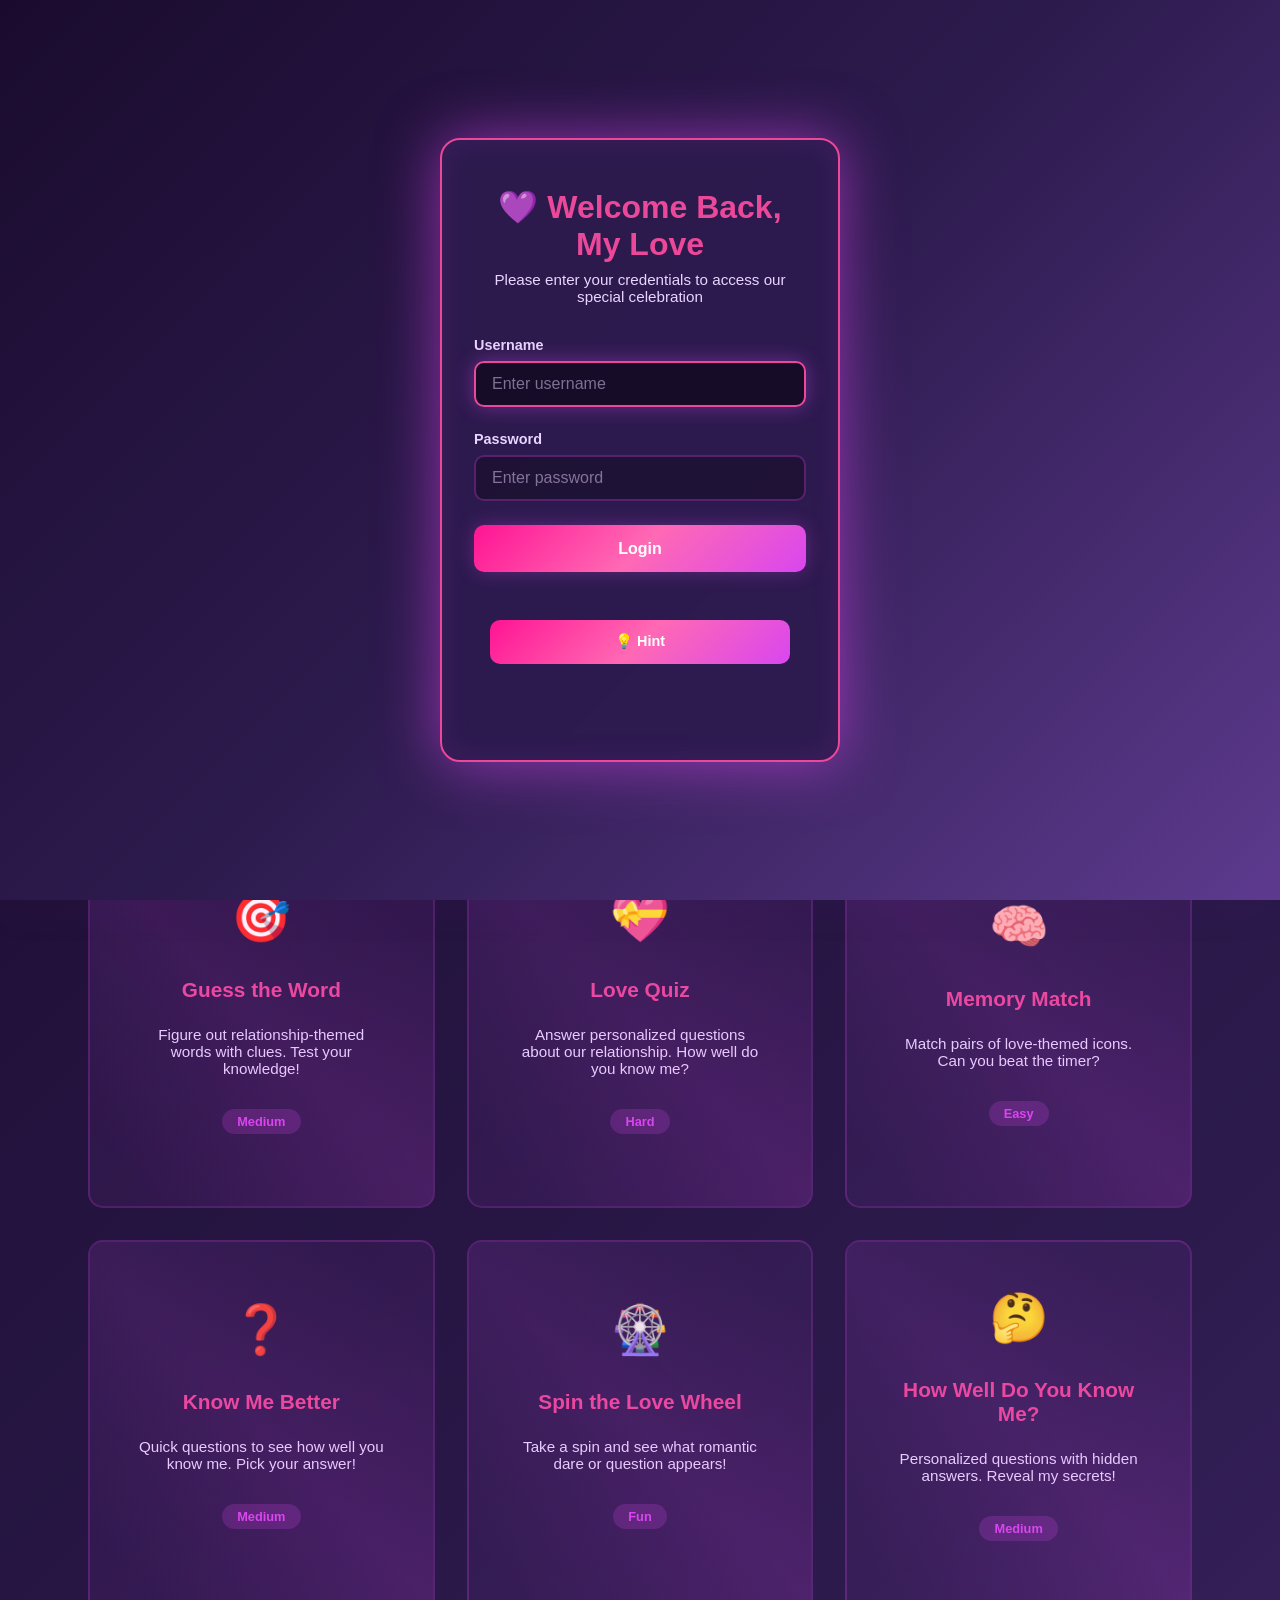
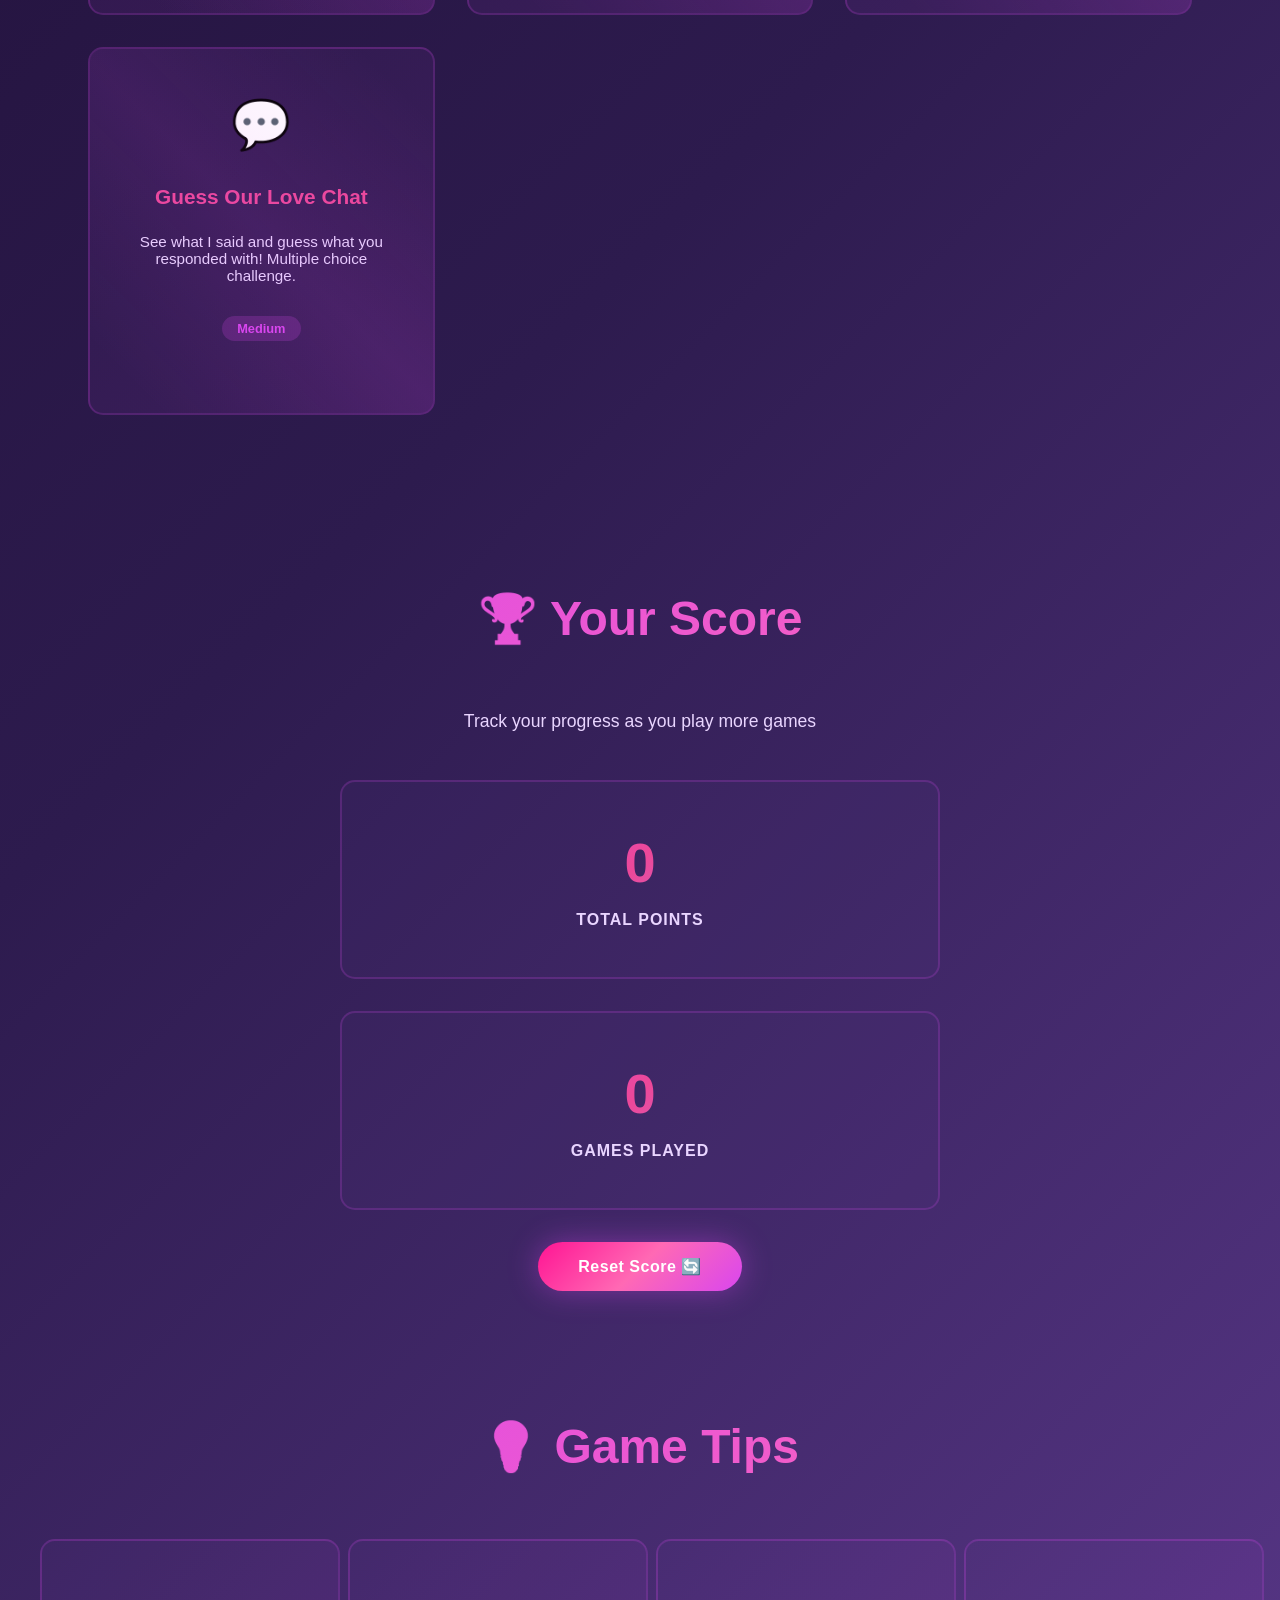
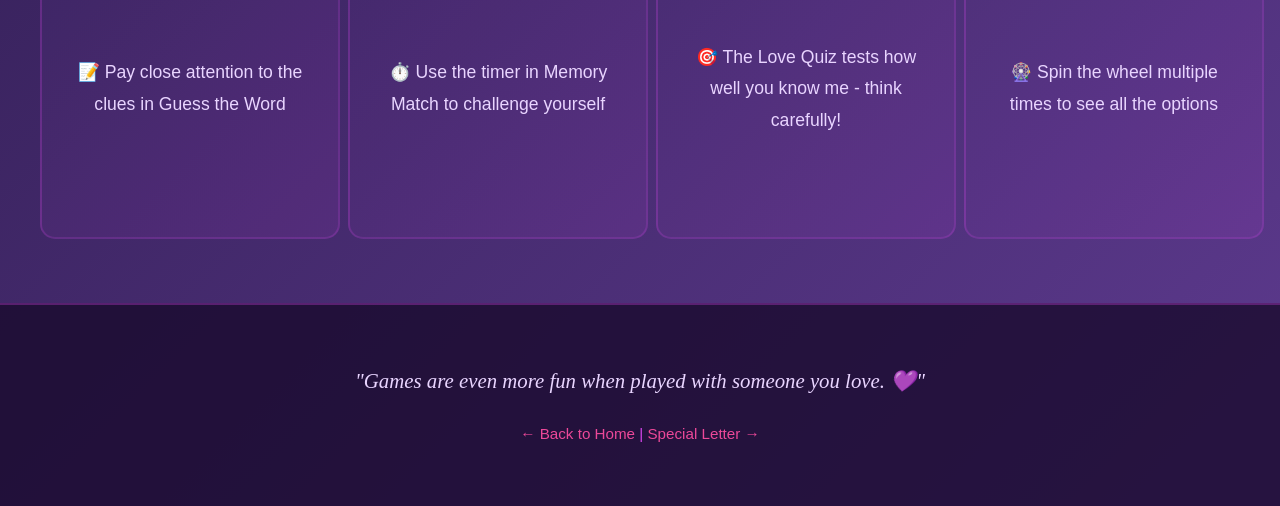
<file: gamesUI.html>
<!DOCTYPE html>
<html lang="en">
<head>
  <meta charset="UTF-8">
  <meta name="viewport" content="width=device-width, initial-scale=1.0, viewport-fit=cover, user-scalable=yes">
  <meta name="description" content="Interactive Games - Second Monthsary Celebration">
  <meta name="theme-color" content="#5d3a8e">
  <meta name="apple-mobile-web-app-capable" content="yes">
  <meta name="apple-mobile-web-app-status-bar-style" content="black-translucent">
  <title>Love Games 🎮 - Second Monthsary</title>
  <link rel="stylesheet" href="style.css">
  <link href="https://fonts.googleapis.com/css2?family=Poppins:wght@400;600;700;800&display=swap" rel="stylesheet">
</head>
<body>
  <!-- Login Panel -->
  <div class="login-panel hidden" id="loginPanel">
    <div class="login-container">
      <div class="login-header">
        <h1>💜 Welcome Back, My Love</h1>
        <p>Please enter your credentials to access our special celebration</p>
      </div>
      <form class="login-form" onsubmit="handleLogin(); return false;">
        <div class="form-group">
          <label for="username">Username</label>
          <input type="text" id="username" placeholder="Enter username" required>
        </div>
        <div class="form-group">
          <label for="password">Password</label>
          <input type="password" id="password" placeholder="Enter password" required>
        </div>
        <button type="submit" class="login-button">Login</button>
        <button type="button" class="hint-button" onclick="toggleHint()">💡 Hint</button>
      </form>
      <div class="hint-box hidden" id="hintBox">
        <p><strong>Username:</strong> Alex</p>
        <p><strong>Password:</strong> Biaca</p>
      </div>
    </div>
  </div>

  <!-- Page Loader -->
  <div class="page-loader">
    <div class="loader-spinner"></div>
  </div>

  <!-- Navigation Bar -->
  <nav>
    <div class="logo">💜 My Love</div>
    <ul class="nav-links">
      <li><a href="index.html">Home</a></li>
      <li><a href="index.html#memories">Memories</a></li>
      <li><a href="index.html#timeline">Timeline</a></li>
      <li><a href="index.html#reasons">Why I Love You</a></li>
      <li><a href="gamesUI.html">Games</a></li>
      <li><a href="special.html">Special Letter</a></li>
    </ul>
    <button class="mobile-menu-toggle">☰</button>
    <button class="music-toggle">🔇</button>
    <button class="logout-toggle" onclick="handleLogout()">🚪</button>
  </nav>

  <main>
    <!-- Games Hero Section -->
    <section class="hero" id="gamesHero" style="min-height: 60vh;">
      <div class="hero-content">
        <h1 class="hero-title">🎮 Love Games & Challenges</h1>
        <p class="hero-subtitle">Test your knowledge, have fun, and celebrate our love with these interactive games and challenges!</p>
      </div>
    </section>

    <!-- Games Container -->
    <section id="games" data-animate>
      <h2 class="section-title">Choose a Game</h2>
      <p class="section-subtitle">Click on any game to start playing!</p>

      <div class="games-container">
        <div class="games-grid">
          <!-- Game 1: Guess the Word -->
          <div class="game-card" data-game="guess-word">
            <div class="game-icon">🎯</div>
            <div class="game-title">Guess the Word</div>
            <div class="game-description">Figure out relationship-themed words with clues. Test your knowledge!</div>
            <div class="game-difficulty">Medium</div>
          </div>

          <!-- Game 2: Love Quiz -->
          <div class="game-card" data-game="quiz">
            <div class="game-icon">💝</div>
            <div class="game-title">Love Quiz</div>
            <div class="game-description">Answer personalized questions about our relationship. How well do you know me?</div>
            <div class="game-difficulty">Hard</div>
          </div>

          <!-- Game 3: Memory Match -->
          <div class="game-card" data-game="memory">
            <div class="game-icon">🧠</div>
            <div class="game-title">Memory Match</div>
            <div class="game-description">Match pairs of love-themed icons. Can you beat the timer?</div>
            <div class="game-difficulty">Easy</div>
          </div>

          <!-- Game 4: Questions & Answers -->
          <div class="game-card" data-game="questions">
            <div class="game-icon">❓</div>
            <div class="game-title">Know Me Better</div>
            <div class="game-description">Quick questions to see how well you know me. Pick your answer!</div>
            <div class="game-difficulty">Medium</div>
          </div>

          <!-- Game 5: Spin the Wheel -->
          <div class="game-card" data-game="wheel">
            <div class="game-icon">🎡</div>
            <div class="game-title">Spin the Love Wheel</div>
            <div class="game-description">Take a spin and see what romantic dare or question appears!</div>
            <div class="game-difficulty">Fun</div>
          </div>

          <!-- Game 6: Personality Quiz -->
          <div class="game-card" data-game="personality">
            <div class="game-icon">🤔</div>
            <div class="game-title">How Well Do You Know Me?</div>
            <div class="game-description">Personalized questions with hidden answers. Reveal my secrets!</div>
            <div class="game-difficulty">Medium</div>
          </div>

          <!-- Game 7: Guess Our Love Chat -->
          <div class="game-card" data-game="chat">
            <div class="game-icon">💬</div>
            <div class="game-title">Guess Our Love Chat</div>
            <div class="game-description">See what I said and guess what you responded with! Multiple choice challenge.</div>
            <div class="game-difficulty">Medium</div>
          </div>
        </div>
      </div>
    </section>

    <!-- Leaderboard Section -->
    <section id="leaderboard" data-animate>
      <h2 class="section-title">🏆 Your Score</h2>
      <p class="section-subtitle">Track your progress as you play more games</p>

      <div style="max-width: 600px; margin: 0 auto;">
        <div class="counter-item">
          <div class="counter-number" id="totalScore">0</div>
          <div class="counter-label">Total Points</div>
        </div>
        <div class="counter-item" style="margin-top: 2rem;">
          <div class="counter-number" id="gamesPlayed">0</div>
          <div class="counter-label">Games Played</div>
        </div>

        <div style="text-align: center; margin-top: 2rem;">
          <button class="cta-button" onclick="resetScores()">Reset Score 🔄</button>
        </div>
      </div>
    </section>

    <!-- Tips Section -->
    <section id="tips" data-animate>
      <h2 class="section-title">💡 Game Tips</h2>
      <div class="reasons-grid">
        <div class="reason-card">
          <div class="reason-text">📝 Pay close attention to the clues in Guess the Word</div>
        </div>
        <div class="reason-card">
          <div class="reason-text">⏱️ Use the timer in Memory Match to challenge yourself</div>
        </div>
        <div class="reason-card">
          <div class="reason-text">🎯 The Love Quiz tests how well you know me - think carefully!</div>
        </div>
        <div class="reason-card">
          <div class="reason-text">🎡 Spin the wheel multiple times to see all the options</div>
        </div>
      </div>
    </section>

    <!-- Footer -->
    <footer>
      <div class="footer-quote">
        "Games are even more fun when played with someone you love. 💜"
      </div>
      <div class="footer-text">
        <a href="index.html">← Back to Home</a> |
        <a href="special.html">Special Letter →</a>
      </div>
    </footer>
  </main>

  <!-- Game Modal -->
  <div class="game-modal">
    <div class="game-modal-content">
      <button class="game-modal-close">✕</button>
      <div class="game-content" id="gameContent"></div>
    </div>
  </div>

  <!-- Scripts -->
  <script src="script.js"></script>

  <script>
    // ========== GAME SYSTEM ==========

    let currentGameState = {
      score: 0,
      gamesPlayed: 0,
      memoryFlipped: [],
      memoryMatches: 0,
      quizCurrentQuestion: 0,
      quizScore: 0,
      currentQuestionIndex: 0,
      currentPersonalityQuestion: 1
    };

    // Initialize when DOM loads
    document.addEventListener('DOMContentLoaded', () => {
      initializeGameCards();
      // Update displayed scores
      updateScoreDisplay();

      // Music toggle
      const musicToggle = document.querySelector('.music-toggle');
      if (musicToggle) {
        musicToggle.addEventListener('click', () => {
          toggleMusic();
        });
      }
    });

    // Also try to initialize immediately in case DOM is already loaded
    if (document.readyState === 'loading') {
      // DOM not ready, wait for DOMContentLoaded
    } else {
      // DOM already loaded
      initializeGameCards();
      updateScoreDisplay();
    }

    function initializeGameCards() {
      // Game card click handlers
      const gameCards = document.querySelectorAll('.game-card');
      console.log('Found game cards:', gameCards.length);
      gameCards.forEach(card => {
        card.addEventListener('click', () => {
          const gameType = card.getAttribute('data-game');
          console.log('Game card clicked:', gameType);
          openGame(gameType);
        });
      });
    }

    function openGame(gameType) {
      const modal = document.querySelector('.game-modal');
      const content = document.getElementById('gameContent') || (modal && modal.querySelector('#gameContent'));

      if (!modal || !content) {
        console.error('Modal or content element not found:', { modal, content });
        return;
      }

      // Reset game state
      resetGameState();

      let gameHtml = '';

      switch(gameType) {
        case 'guess-word':
          gameHtml = createGuessWordGame();
          break;
        case 'quiz':
          gameHtml = createLoveQuizGame();
          break;
        case 'memory':
          gameHtml = createMemoryGame();
          break;
        case 'questions':
          gameHtml = createQuestionsGame();
          break;
        case 'wheel':
          gameHtml = createWheelGame();
          break;
        case 'personality':
          gameHtml = createPersonalityGame();
          break;
        case 'chat':
          gameHtml = createChatGame();
          break;
      }

      content.innerHTML = gameHtml;
      modal.classList.add('active');

      // Small delay to ensure DOM is updated
      setTimeout(() => {
        setupGameListeners(gameType);
      }, 10);
    }

    function resetGameState() {
      currentGameState.memoryFlipped = [];
      currentGameState.memoryMatches = 0;
      currentGameState.quizCurrentQuestion = 0;
      currentGameState.quizScore = 0;
      currentGameState.currentQuestionIndex = 0;
      currentGameState.currentPersonalityQuestion = 1;
    }

    // ========== GAME CREATION FUNCTIONS ==========

    let currentGuessWord = null;

    function createGuessWordGame() {
      const words = CONFIG.GUESS_WORDS;
      currentGuessWord = words[Math.floor(Math.random() * words.length)];
      const blanks = '_'.repeat(currentGuessWord.word.length).split('').join(' ');

      return `
        <h2>🎯 Guess the Word</h2>
        <p style="text-align: center; color: #e9d5ff; margin-bottom: 1rem; font-size: 0.95rem;">
          Relationship-themed word guessing game. Figure out the word from the clue!
        </p>
        <div class="word-display">
          <div class="word-clue">💭 Clue: ${currentGuessWord.clue}</div>
          <div class="word-blank" id="wordBlanks">${blanks}</div>
        </div>
        <input type="text" class="input-field" id="guessInput" placeholder="Type your guess..." autocomplete="off" maxlength="${currentGuessWord.word.length}">
        <div style="text-align: center;">
          <button class="hint-button" id="hintBtn">💡 Hint</button>
          <button class="submit-button" id="submitBtn">✨ Submit</button>
        </div>
        <div id="gameResult" style="margin-top: 1.5rem;"></div>
      `;
    }

    function createLoveQuizGame() {
      const questions = CONFIG.QUIZ_QUESTIONS;
      let html = '<h2>💝 Love Quiz</h2>';
      html += '<div class="quiz-progress"><div class="quiz-progress-bar" id="quizProgress" style="width: 20%"></div></div>';

      questions.forEach((q, idx) => {
        // Shuffle options for this question
        const shuffledOptions = [...q.options].sort(() => Math.random() - 0.5);
        
        html += `
          <div class="quiz-question-item" id="question-${idx}" style="display: ${idx === 0 ? 'block' : 'none'};">
            <div class="quiz-question">${q.q}</div>
            <div class="quiz-options">
              ${shuffledOptions.map((opt) => `
                <button class="option-button" data-qindex="${idx}" data-correct="${q.correct}" data-answer="${opt}">
                  ${opt}
                </button>
              `).join('')}
            </div>
          </div>
        `;
      });

      html += '<div id="quizResults" style="display: none;"></div>';
      return html;
    }

    function createMemoryGame() {
      const icons = ['❤️', '💜', '💖', '✨', '🌹', '💕', '💝', '🦋'];
      const pairs = [...icons, ...icons].sort(() => Math.random() - 0.5);

      let html = '<h2>🧠 Memory Match</h2>';
      html += '<div style="text-align: center; color: #e9d5ff; margin: 1rem 0;">Matches: <span id="matchCount">0</span> / ' + icons.length + '</div>';
      html += '<div class="memory-game-grid">';

      pairs.forEach((icon, idx) => {
        html += `<div class="memory-card-game" data-card="${idx}" data-icon="${icon}">?</div>`;
      });

      html += '</div>';
      html += '<div style="text-align: center; margin-top: 1.5rem;">';
      html += '<button class="play-again-button" id="resetMemoryBtn">🔄 Play Again</button>';
      html += '<button class="submit-button" id="finishMemoryBtn" style="margin-left: 1rem;">🏁 Finish</button>';
      html += '</div>';
      return html;
    }

    function createQuestionsGame() {
      return `
        <h2>❓ Quick Questions</h2>
        <div id="questionContainer">
          <div class="quiz-question">What do I love most about you?</div>
          <div class="quiz-options">
            <button class="option-button" data-response="Your laugh - it's my favorite melody! 🎵">Your laugh</button>
            <button class="option-button" data-response="Your heart - so pure and kind 💜">Your heart</button>
            <button class="option-button" data-response="Your eyes - they see right into my soul ✨">Your eyes</button>
            <button class="option-button" data-response="Everything! Every single thing about you is perfect to me 💕">Everything</button>
          </div>
        </div>
        <div id="answerResponse" style="margin-top: 1.5rem;"></div>
        <div style="text-align: center; margin-top: 1.5rem;">
          <button class="submit-button" id="nextQuestionBtn">Next Question ➡️</button>
        </div>
      `;
    }

    function createWheelGame() {
      const options = CONFIG.LOVE_WHEEL_OPTIONS;
      return `
        <h2>🎡 Spin the Love Wheel</h2>
        <div style="text-align: center;">
          <div id="wheelResult" style="font-size: 1.3rem; color: #ec4899; font-weight: bold; margin: 2rem 0; min-height: 40px; line-height: 1.6;"></div>
          <button class="submit-button" id="spinBtn">Spin Wheel 🎰</button>
        </div>
        <div style="color: #e9d5ff; font-size: 0.85rem; margin-top: 2rem; background: rgba(217, 70, 239, 0.1); padding: 1rem; border-radius: 10px;">
          <strong>Possible Results:</strong><br>
          ${options.map(opt => `<div>✨ ${opt}</div>`).join('')}
        </div>
      `;
    }

    function createPersonalityGame() {
      return `
        <h2>🤔 How Well Do You Know Me?</h2>
        <div id="personalityQuiz">
          <div class="personality-question" id="personalityQ1">
            <div class="quiz-question">What's my biggest dream?</div>
            <button class="option-button" data-answer="To create beautiful, lasting memories with you and build a life filled with love and laughter 💜✨">
              Click to reveal my answer 💭
            </button>
            <div class="answer-reveal" style="margin-top: 1.5rem; padding: 1rem; background: rgba(217, 70, 239, 0.1); border-radius: 10px; color: #e9d5ff; display: none;"></div>
          </div>
          <div class="personality-question" id="personalityQ2" style="display: none;">
            <div class="quiz-question">What's my favorite way to spend time with you?</div>
            <button class="option-button" data-answer="Just being together, talking about everything and nothing, with your hand in mine 💕">
              Click to reveal my answer 💭
            </button>
            <div class="answer-reveal" style="margin-top: 1.5rem; padding: 1rem; background: rgba(217, 70, 239, 0.1); border-radius: 10px; color: #e9d5ff; display: none;"></div>
          </div>
          <div class="personality-question" id="personalityQ3" style="display: none;">
            <div class="quiz-question">What makes me happiest?</div>
            <button class="option-button" data-answer="Seeing you smile and knowing I'm the reason behind it ✨">
              Click to reveal my answer 💭
            </button>
            <div class="answer-reveal" style="margin-top: 1.5rem; padding: 1rem; background: rgba(217, 70, 239, 0.1); border-radius: 10px; color: #e9d5ff; display: none;"></div>
          </div>
        </div>
        <div style="text-align: center; margin-top: 1.5rem;">
          <button class="submit-button" id="nextPersonalityBtn" style="display: none;" onclick="nextPersonalityQuestion()">Next Question ➡️</button>
          <button class="submit-button" id="finishPersonalityBtn" style="display: none;" onclick="finishPersonalityQuiz()">Finish Quiz 🏁</button>
        </div>
      `;
    }

    let chatGameState = {
      currentRound: 0,
      score: 0
    };

    function createChatGame() {
      const chatRounds = [
        {
          myMessage: 'Hey love! I was waiting for you 💜',
          yourCorrectReply: 'I was thinking about you all day...',
          options: ['I was thinking about you all day...', 'Sorry I\'m late!', 'I\'ve been busy', 'Are you mad at me?']
        },
        {
          myMessage: 'You\'re always on my mind too! 💕',
          yourCorrectReply: 'You mean everything to me',
          options: ['You mean everything to me', 'That\'s sweet', 'Me too!', 'I love you']
        },
        {
          myMessage: 'You are my entire world ❤️',
          yourCorrectReply: 'Forever yours, my love 💜',
          options: ['Forever yours, my love 💜', 'And you\'re mine', 'I\'ll never leave you', 'You\'re my everything too']
        }
      ];

      if (chatGameState.currentRound >= chatRounds.length) {
        return generateChatResults();
      }

      const round = chatRounds[chatGameState.currentRound];
      const shuffledOptions = [...round.options].sort(() => Math.random() - 0.5);

      let html = '<h2>💬 Guess Our Love Chat</h2>';
      html += `<div style="text-align: center; color: #e9d5ff; margin-bottom: 1rem; font-size: 0.9rem;">Round ${chatGameState.currentRound + 1} of ${chatRounds.length}</div>`;
      html += '<div class="quiz-progress"><div class="quiz-progress-bar" id="chatProgress" style="width: ' + ((chatGameState.currentRound + 1) / chatRounds.length * 100) + '%"></div></div>';
      
      html += '<div style="margin: 2rem 0; padding: 1rem; background: rgba(93, 58, 142, 0.2); border-radius: 10px;">';
      html += '<p style="color: #e9d5ff; margin-bottom: 1rem; text-align: left;"><strong>I said:</strong></p>';
      html += `<div style="background: var(--gradient-button); color: white; padding: 1rem; border-radius: 10px; margin-bottom: 1.5rem; text-align: right; word-wrap: break-word;">${round.myMessage}</div>`;
      
      html += '<p style="color: #e9d5ff; margin-bottom: 1rem; text-align: left;"><strong>What did you say?</strong></p>';
      html += '<div class="quiz-options" style="display: flex; flex-direction: column; gap: 0.75rem;">';
      shuffledOptions.forEach((opt) => {
        html += `<button class="option-button chat-option" data-correct="${round.yourCorrectReply}" data-answer="${opt}" style="text-align: left;">${opt}</button>`;
      });
      html += '</div></div>';
      html += '<div id="chatFeedback" style="margin-top: 1rem;"></div>';

      return html;
    }

    function generateChatResults() {
      const percentage = Math.round((chatGameState.score / 30) * 100);
      let message = '';
      if (percentage === 100) message = 'Perfect! You know exactly what I\'d say! 💯';
      else if (percentage >= 80) message = 'Amazing! You know me so well! 🌟';
      else if (percentage >= 60) message = 'Great! You understand me! 💜';
      else message = 'Not bad! Let\'s chat more so you get to know me! 💕';

      let html = '<div style="text-align: center; padding: 2rem; color: #e9d5ff;">';
      html += '<h3 style="font-size: 1.8rem; margin-bottom: 1rem;">Chat Complete! 🎉</h3>';
      html += `<div style="font-size: 2rem; color: #ec4899; margin: 1.5rem 0;">${chatGameState.score} / 30 Points</div>`;
      html += `<p style="font-size: 1.1rem; margin-bottom: 1rem;">${message}</p>`;
      html += '<p style="opacity: 0.8;">You know me better than anyone! 💜✨</p>';
      html += '</div>';
      return html;
    }

    // ========== GAME LOGIC FUNCTIONS ==========

    function setupGameListeners(gameType) {
      // Close modal on X button
      const closeBtn = document.querySelector('.game-modal-close');
      if (closeBtn) {
        closeBtn.onclick = () => closeGameModal();
      }

      // Close modal when clicking outside
      const modal = document.querySelector('.game-modal');
      if (modal) {
        modal.onclick = (e) => {
          if (e.target === modal) closeGameModal();
        };
      }

      // Setup game-specific event listeners based on game type
      switch(gameType) {
        case 'guess-word':
          setupGuessWordListeners();
          break;
        case 'quiz':
          setupQuizListeners();
          break;
        case 'memory':
          setupMemoryListeners();
          break;
        case 'questions':
          setupQuestionsListeners();
          break;
        case 'wheel':
          setupWheelListeners();
          break;
        case 'personality':
          setupPersonalityListeners();
          break;
        case 'chat':
          setupChatListeners();
          break;
      }
    }

    function setupGuessWordListeners() {
      // Check if CONFIG is available
      if (typeof CONFIG === 'undefined' || !CONFIG.GUESS_WORDS) {
        console.error('CONFIG or GUESS_WORDS not available');
        return;
      }

      // Use the word selected in createGuessWordGame
      if (!currentGuessWord) {
        console.error('No current guess word available');
        return;
      }

      const hintBtn = document.getElementById('hintBtn');
      const submitBtn = document.getElementById('submitBtn');
      const input = document.getElementById('guessInput');

      console.log('Setting up guess word listeners:', { hintBtn, submitBtn, input });

      if (hintBtn) {
        hintBtn.addEventListener('click', () => {
          showWordHint(currentGuessWord.word, currentGuessWord.clue);
        });
      }

      if (submitBtn) {
        submitBtn.addEventListener('click', () => {
          checkGuess(currentGuessWord.word);
        });
      }

      if (input) {
        input.addEventListener('keypress', (e) => {
          if (e.key === 'Enter') {
            checkGuess(currentGuessWord.word);
          }
        });
      }
    }

    function setupQuizListeners() {
      // Quiz options need listeners
      const optionButtons = document.querySelectorAll('.option-button');

      optionButtons.forEach((btn) => {
        btn.addEventListener('click', () => {
          const qIndex = parseInt(btn.getAttribute('data-qindex'));
          const correctAnswer = btn.getAttribute('data-correct');
          const selectedAnswer = btn.getAttribute('data-answer');
          selectQuizAnswer(qIndex, correctAnswer, selectedAnswer);
        });
      });
    }

    function setupMemoryListeners() {
      const memoryCards = document.querySelectorAll('.memory-card-game');
      memoryCards.forEach((card, index) => {
        card.addEventListener('click', () => flipMemoryCard(index));
      });

      const resetBtn = document.getElementById('resetMemoryBtn');
      const finishBtn = document.getElementById('finishMemoryBtn');

      if (resetBtn) {
        resetBtn.addEventListener('click', resetMemoryGame);
      }

      if (finishBtn) {
        finishBtn.addEventListener('click', closeGameModal);
      }
    }

    function setupQuestionsListeners() {
      const optionButtons = document.querySelectorAll('#questionContainer .option-button');
      const nextBtn = document.getElementById('nextQuestionBtn');

      optionButtons.forEach((btn) => {
        btn.addEventListener('click', () => {
          const response = btn.getAttribute('data-response');
          showQuestionResponse(response);
        });
      });

      if (nextBtn) {
        nextBtn.addEventListener('click', nextQuestion);
      }
    }

    function setupWheelListeners() {
      const spinBtn = document.getElementById('spinBtn');
      if (spinBtn) {
        spinBtn.addEventListener('click', spinWheel);
      }
    }

    function setupPersonalityListeners() {
      const revealButtons = document.querySelectorAll('.personality-question .option-button');
      const nextBtn = document.getElementById('nextPersonalityBtn');
      const finishBtn = document.getElementById('finishPersonalityBtn');

      revealButtons.forEach((btn) => {
        btn.addEventListener('click', () => {
          const answer = btn.getAttribute('data-answer');
          revealAnswer(btn, answer);
        });
      });

      if (nextBtn) {
        nextBtn.addEventListener('click', () => {
          nextPersonalityQuestion();
          // Reset button states for next question
          const nextBtn = document.getElementById('nextPersonalityBtn');
          const finishBtn = document.getElementById('finishPersonalityBtn');
          if (nextBtn) nextBtn.style.display = 'none';
          if (finishBtn) finishBtn.style.display = 'none';
        });
      }

      if (finishBtn) {
        finishBtn.addEventListener('click', finishPersonalityQuiz);
      }
    }

    function setupChatListeners() {
      const chatOptions = document.querySelectorAll('.chat-option');
      
      chatOptions.forEach((btn) => {
        btn.addEventListener('click', () => {
          const correctAnswer = btn.getAttribute('data-correct');
          const selectedAnswer = btn.getAttribute('data-answer');
          checkChatAnswer(correctAnswer, selectedAnswer);
        });
      });
    }

    function checkChatAnswer(correctAnswer, selectedAnswer) {
      const feedback = document.getElementById('chatFeedback');
      const isCorrect = selectedAnswer === correctAnswer;
      
      if (isCorrect) {
        chatGameState.score += 10;
        feedback.innerHTML = `
          <div style="text-align: center; color: #00d084; padding: 1rem; background: rgba(0, 208, 132, 0.1); border-radius: 10px; font-weight: bold;">
            ✨ That\'s exactly what I\'d say! +10 points 🎉
          </div>
        `;
        triggerConfetti();
      } else {
        feedback.innerHTML = `
          <div style="text-align: center; color: #ffd700; padding: 1rem; background: rgba(255, 215, 0, 0.1); border-radius: 10px;">
            Close! I would have said: "${correctAnswer}"
          </div>
        `;
      }
      
      // Disable all buttons
      document.querySelectorAll('.chat-option').forEach(btn => btn.disabled = true);
      
      // Load next round after 3 seconds
      setTimeout(() => {
        chatGameState.currentRound++;
        const gameContent = document.getElementById('gameContent');
        if (gameContent) {
          gameContent.innerHTML = createChatGame();
          setTimeout(() => {
            setupChatListeners();
          }, 10);
        }
      }, 3000);
    }

    function closeGameModal() {
      document.querySelector('.game-modal').classList.remove('active');
    }

    // Guess Word Game
    function showWordHint(word, clue) {
      const result = document.getElementById('gameResult');
      if (result) {
        const revealed = word.substring(0, Math.ceil(word.length / 2)) + '_'.repeat(Math.floor(word.length / 2));
        result.innerHTML = `<div style="text-align: center; color: #a78bfa; font-size: 1.1rem; padding: 1rem; background: rgba(217, 70, 239, 0.1); border-radius: 10px;">💡 Hint: ${revealed}</div>`;
      }
    }

    function checkGuess(correctWord) {
      const input = document.getElementById('guessInput');
      const result = document.getElementById('gameResult');

      if (!input || !result) return;

      const userGuess = input.value.toUpperCase();

      if (userGuess === correctWord) {
        result.innerHTML = `
          <div style="text-align: center; color: #00d084; padding: 1rem; background: rgba(0, 208, 132, 0.1); border-radius: 10px; font-weight: bold; font-size: 1.1rem;">
            ✨ Correct! You got it right! 🎉
          </div>
        `;
        updateScore(10);
        triggerConfetti();
        
        // Disable input and buttons during countdown
        input.disabled = true;
        const hintBtn = document.getElementById('hintBtn');
        const submitBtn = document.getElementById('submitBtn');
        if (hintBtn) hintBtn.disabled = true;
        if (submitBtn) submitBtn.disabled = true;
        
        // Load next word after 5 seconds
        setTimeout(() => {
          loadNextWord();
        }, 5000);
      } else if (userGuess === '') {
        result.innerHTML = `<div style="text-align: center; color: #ff6b6b; padding: 1rem;">Please enter a guess!</div>`;
      } else {
        result.innerHTML = `<div style="text-align: center; color: #ff6b6b; padding: 1rem;">❌ Incorrect! Try again or use the hint.</div>`;
      }
    }

    function loadNextWord() {
      // Select a new random word
      const words = CONFIG.GUESS_WORDS;
      currentGuessWord = words[Math.floor(Math.random() * words.length)];
      
      // Update the game content
      const gameContent = document.getElementById('gameContent');
      if (gameContent) {
        gameContent.innerHTML = createGuessWordGame();
        
        // Re-attach event listeners for the new game
        setTimeout(() => {
          setupGuessWordListeners();
        }, 10);
      }
    }

    // Love Quiz Game
    function selectQuizAnswer(qIndex, correctAnswer, selectedAnswer) {
      const questions = CONFIG.QUIZ_QUESTIONS;
      const currentQ = questions[qIndex];

      // Check if answer is correct by comparing the selected answer with the correct answer
      const isCorrect = selectedAnswer === correctAnswer;
      if (isCorrect) currentGameState.quizScore++;

      // Hide current question
      const currentQuestion = document.getElementById(`question-${qIndex}`);
      if (currentQuestion) currentQuestion.style.display = 'none';

      // Show next question or results
      currentGameState.quizCurrentQuestion++;
      if (currentGameState.quizCurrentQuestion < questions.length) {
        const nextQuestion = document.getElementById(`question-${currentGameState.quizCurrentQuestion}`);
        if (nextQuestion) nextQuestion.style.display = 'block';
        updateQuizProgress();
      } else {
        showQuizResults();
      }
    }

    function updateQuizProgress() {
      const progressBar = document.getElementById('quizProgress');
      if (progressBar) {
        const progress = ((currentGameState.quizCurrentQuestion + 1) / CONFIG.QUIZ_QUESTIONS.length) * 100;
        progressBar.style.width = progress + '%';
      }
    }

    function showQuizResults() {
      const score = currentGameState.quizScore;
      const total = CONFIG.QUIZ_QUESTIONS.length;
      const percentage = Math.round((score / total) * 100);

      let message = '';
      if (percentage >= 80) message = 'Perfect! You know me so well! 💯';
      else if (percentage >= 60) message = 'Great job! You\'re getting to know me! 🌟';
      else message = 'Keep learning about me! Every day is a new discovery! 💜';

      const resultDiv = document.getElementById('quizResults');
      if (resultDiv) {
        resultDiv.innerHTML = `
          <div style="text-align: center; padding: 2rem; background: rgba(217, 70, 239, 0.1); border-radius: 10px; color: #e9d5ff;">
            <h3 style="color: #ec4899; margin-bottom: 1rem;">Quiz Complete! 🎉</h3>
            <div style="font-size: 2rem; font-weight: bold; margin: 1rem 0;">${score}/${total} (${percentage}%)</div>
            <p style="font-size: 1.1rem; margin: 1rem 0;">${message}</p>
            <button class="submit-button" onclick="closeGameModal()">Finish Quiz 🏁</button>
          </div>
        `;
        resultDiv.style.display = 'block';

        updateScore(score * 5);
        if (percentage >= 80) triggerConfetti();
      }
    }

    // Memory Game
    function flipMemoryCard(index) {
      const card = document.querySelector(`[data-card="${index}"]`);
      if (!card || card.classList.contains('matched') || card.classList.contains('flipped') || currentGameState.memoryFlipped.length >= 2) return;

      card.classList.add('flipped');
      card.textContent = card.getAttribute('data-icon');
      currentGameState.memoryFlipped.push({ index, icon: card.getAttribute('data-icon') });

      if (currentGameState.memoryFlipped.length === 2) {
        setTimeout(checkMemoryMatch, 1000);
      }
    }

    function checkMemoryMatch() {
      const [card1, card2] = currentGameState.memoryFlipped;

      if (card1.icon === card2.icon) {
        // Match found
        const card1El = document.querySelector(`[data-card="${card1.index}"]`);
        const card2El = document.querySelector(`[data-card="${card2.index}"]`);
        if (card1El) card1El.classList.add('matched');
        if (card2El) card2El.classList.add('matched');
        currentGameState.memoryMatches++;
        const matchCount = document.getElementById('matchCount');
        if (matchCount) matchCount.textContent = currentGameState.memoryMatches;

        if (currentGameState.memoryMatches === 8) {
          // Game complete
          setTimeout(() => {
            alert('🎉 Congratulations! You matched all pairs!');
            updateScore(20);
            triggerConfetti();
          }, 500);
        }
      } else {
        // No match
        const card1El = document.querySelector(`[data-card="${card1.index}"]`);
        const card2El = document.querySelector(`[data-card="${card2.index}"]`);
        if (card1El) {
          card1El.classList.remove('flipped');
          card1El.textContent = '?';
        }
        if (card2El) {
          card2El.classList.remove('flipped');
          card2El.textContent = '?';
        }
      }

      currentGameState.memoryFlipped = [];
    }

    function resetMemoryGame() {
      currentGameState.memoryFlipped = [];
      currentGameState.memoryMatches = 0;
      const matchCount = document.getElementById('matchCount');
      if (matchCount) matchCount.textContent = '0';

      const cards = document.querySelectorAll('.memory-card-game');
      cards.forEach(card => {
        card.classList.remove('flipped', 'matched');
        card.textContent = '?';
      });
    }

    // Questions Game
    const questions = [
      {
        q: 'What do I love most about you?',
        options: ['Your laugh', 'Your heart', 'Your eyes', 'Everything'],
        responses: [
          'Your laugh - it\'s my favorite melody! 🎵',
          'Your heart - so pure and kind 💜',
          'Your eyes - they see right into my soul ✨',
          'Everything! Every single thing about you is perfect to me 💕'
        ]
      },
      {
        q: 'What\'s my favorite memory with you?',
        options: ['Our first date', 'Late night talks', 'Your smile', 'Being together'],
        responses: [
          'Our first date - when I knew you were special 💫',
          'Late night talks - I could listen to you forever 💬',
          'Your smile - it lights up my entire world ✨',
          'Just being together - every moment is precious 💕'
        ]
      },
      {
        q: 'How do you make me feel?',
        options: ['Happy', 'Safe', 'Loved', 'Complete'],
        responses: [
          'Happy - you bring joy to every day 🌈',
          'Safe - I feel secure in your love 🛡️',
          'Loved - you show me love in everything you do 💖',
          'Complete - you make me whole 💑'
        ]
      }
    ];

    function showQuestionResponse(response) {
      const resultDiv = document.getElementById('answerResponse');
      if (resultDiv) {
        resultDiv.innerHTML = `
          <div style="padding: 1rem; background: rgba(217, 70, 239, 0.1); border-radius: 10px; color: #e9d5ff; text-align: center; font-size: 1.1rem;">
            💕 ${response}
          </div>
        `;
        updateScore(5);
      }
    }

    function nextQuestion() {
      currentGameState.currentQuestionIndex++;
      const questionContainer = document.getElementById('questionContainer');
      const answerResponse = document.getElementById('answerResponse');

      if (currentGameState.currentQuestionIndex < questions.length) {
        const q = questions[currentGameState.currentQuestionIndex];
        if (questionContainer) {
          questionContainer.innerHTML = `
            <div class="quiz-question">${q.q}</div>
            <div class="quiz-options">
              ${q.options.map((opt, i) => `
                <button class="option-button" onclick="showQuestionResponse('${q.responses[i]}')">${opt}</button>
              `).join('')}
            </div>
          `;
        }
        if (answerResponse) answerResponse.innerHTML = '';
      } else {
        if (questionContainer) {
          questionContainer.innerHTML = `
            <div style="text-align: center; padding: 2rem; color: #e9d5ff;">
              <h3>Questions Complete! 🎉</h3>
              <p>You've learned so much about how I feel! 💜</p>
            </div>
          `;
        }
        const nextBtn = document.querySelector('#questionContainer + div');
        if (nextBtn) nextBtn.style.display = 'none';
        updateScore(15);
        triggerConfetti();
      }
    }

    // Wheel Game
    function spinWheel() {
      const result = document.getElementById('wheelResult');
      if (result) {
        const selectedOption = CONFIG.LOVE_WHEEL_OPTIONS[Math.floor(Math.random() * CONFIG.LOVE_WHEEL_OPTIONS.length)];
        result.innerHTML = `<div style="animation: heartbeat 0.6s ease;">🎡 ${selectedOption}</div>`;
        updateScore(5);
      }
    }

    // Personality Quiz
    function revealAnswer(btn, answer) {
      const reveal = btn.parentElement.querySelector('.answer-reveal');
      if (reveal) {
        reveal.textContent = answer;
        reveal.style.display = 'block';
        btn.style.display = 'none';

        // Show next button
        const nextBtn = document.getElementById('nextPersonalityBtn');
        const finishBtn = document.getElementById('finishPersonalityBtn');

        if (currentGameState.currentPersonalityQuestion < 3) {
          if (nextBtn) nextBtn.style.display = 'inline-block';
        } else {
          if (finishBtn) finishBtn.style.display = 'inline-block';
        }

        updateScore(10);
        triggerConfetti();
      }
    }

    function nextPersonalityQuestion() {
      const currentQ = document.getElementById(`personalityQ${currentGameState.currentPersonalityQuestion}`);
      if (currentQ) currentQ.style.display = 'none';

      currentGameState.currentPersonalityQuestion++;
      const nextQ = document.getElementById(`personalityQ${currentGameState.currentPersonalityQuestion}`);
      if (nextQ) nextQ.style.display = 'block';

      const nextBtn = document.getElementById('nextPersonalityBtn');
      if (nextBtn) nextBtn.style.display = 'none';
    }

    function finishPersonalityQuiz() {
      const quizDiv = document.getElementById('personalityQuiz');
      if (quizDiv) {
        quizDiv.innerHTML = `
          <div style="text-align: center; padding: 2rem; color: #e9d5ff;">
            <h3>Personality Quiz Complete! 🎉</h3>
            <p>You now know some of my deepest thoughts and dreams! 💜</p>
            <p>Thank you for wanting to understand me better. It means the world to me. ✨</p>
          </div>
        `;
      }
      const controls = document.querySelector('#personalityQuiz + div');
      if (controls) controls.style.display = 'none';
      updateScore(25);
      triggerConfetti();
    }

    // ========== UTILITY FUNCTIONS ==========

    function updateScore(points) {
      let currentScore = parseInt(localStorage.getItem('totalScore') || '0');
      let currentGames = parseInt(localStorage.getItem('gamesPlayed') || '0');

      currentScore += points;
      currentGames += 1;

      localStorage.setItem('totalScore', currentScore.toString());
      localStorage.setItem('gamesPlayed', currentGames.toString());

      updateScoreDisplay();
    }

    function updateScoreDisplay() {
      const totalScoreEl = document.getElementById('totalScore');
      const gamesPlayedEl = document.getElementById('gamesPlayed');

      const storedScore = localStorage.getItem('totalScore') || '0';
      const storedGames = localStorage.getItem('gamesPlayed') || '0';

      if (totalScoreEl) totalScoreEl.textContent = storedScore;
      if (gamesPlayedEl) gamesPlayedEl.textContent = storedGames;
    }

    function resetScores() {
      localStorage.setItem('totalScore', '0');
      localStorage.setItem('gamesPlayed', '0');
      updateScoreDisplay();
    }

    function toggleMusic() {
      const toggle = document.querySelector('.music-toggle');
      if (musicEnabled) {
        pauseBackgroundMusic();
        if (toggle) toggle.textContent = '🔇';
      } else {
        playBackgroundMusic();
        if (toggle) toggle.textContent = '🔊';
      }
    }

    // Confetti effect
    function triggerConfetti() {
      const confettiContainer = document.createElement('div');
      confettiContainer.style.cssText = `
        position: fixed;
        top: 0;
        left: 0;
        width: 100%;
        height: 100%;
        pointer-events: none;
        z-index: 1000;
      `;

      for (let i = 0; i < 50; i++) {
        const confetti = document.createElement('div');
        confetti.textContent = ['✨', '💜', '💖', '🌹', '💕'][Math.floor(Math.random() * 5)];
        confetti.style.cssText = `
          position: absolute;
          left: ${Math.random() * 100}%;
          animation: confetti-fall ${2 + Math.random() * 3}s linear;
          font-size: ${20 + Math.random() * 20}px;
          color: ${['#ec4899', '#a78bfa', '#f59e0b', '#10b981', '#ef4444'][Math.floor(Math.random() * 5)]};
        `;
        confettiContainer.appendChild(confetti);
      }

      document.body.appendChild(confettiContainer);
      setTimeout(() => {
        if (document.body.contains(confettiContainer)) {
          document.body.removeChild(confettiContainer);
        }
      }, 5000);
    }
  </script>
</body>
</html>
</file>
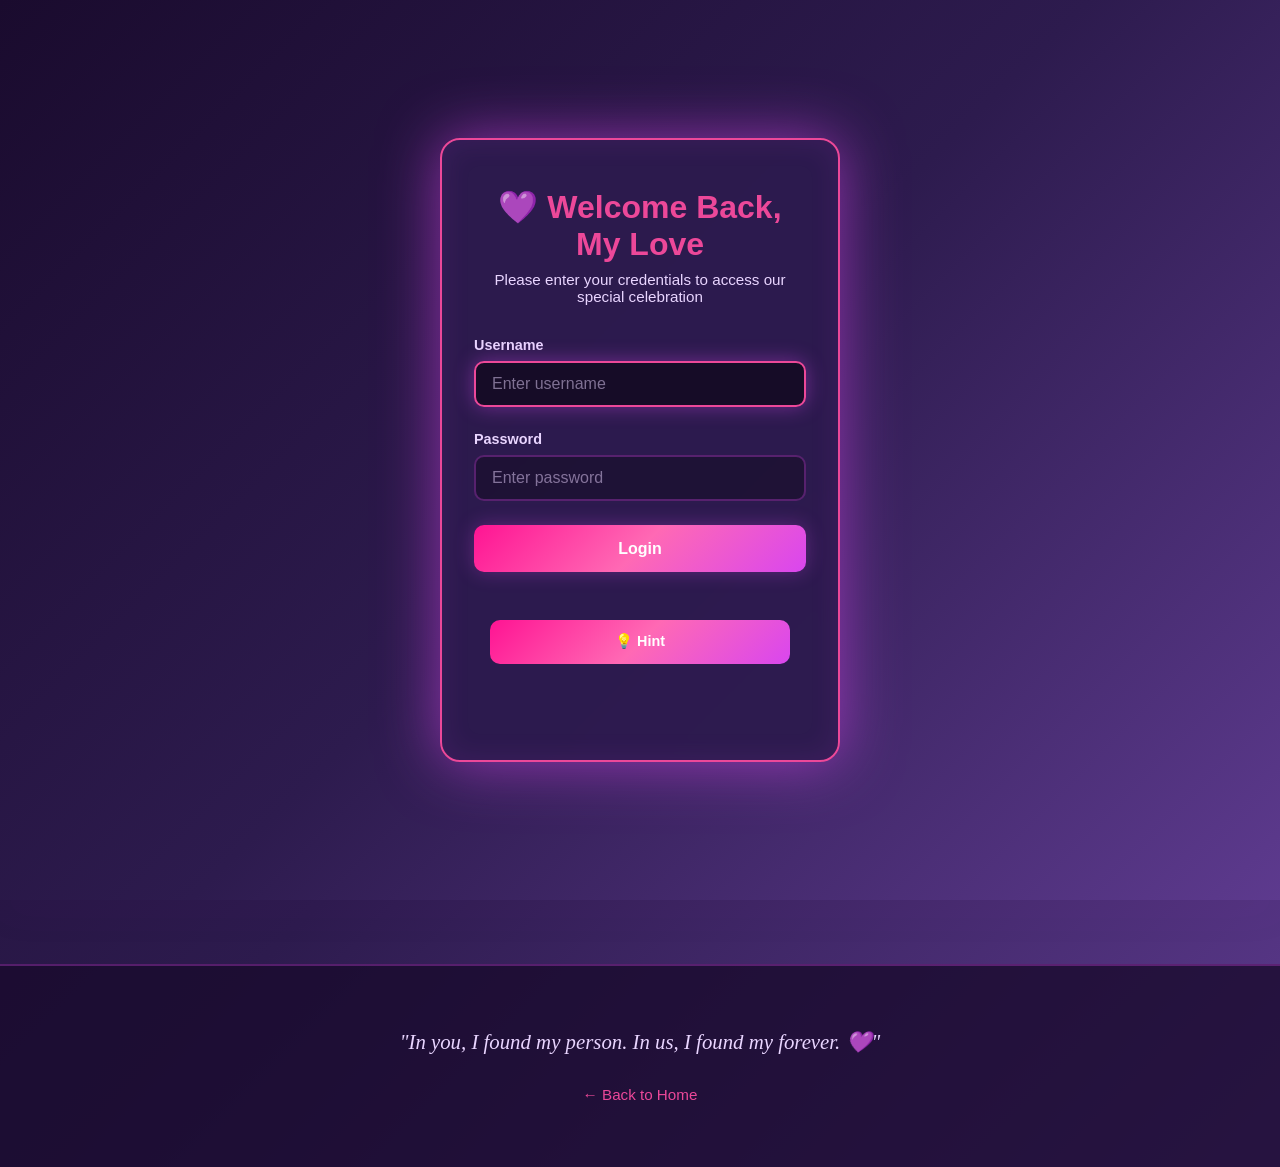
<file: special.html>
<!DOCTYPE html>
<html lang="en">
<head>
  <meta charset="UTF-8">
  <meta name="viewport" content="width=device-width, initial-scale=1.0, viewport-fit=cover, user-scalable=yes">
  <meta name="description" content="Special Love Letter - A heartfelt message for my love">
  <meta name="theme-color" content="#5d3a8e">
  <meta name="apple-mobile-web-app-capable" content="yes">
  <meta name="apple-mobile-web-app-status-bar-style" content="black-translucent">
  <title>💌 Special Letter for You</title>
  <link rel="stylesheet" href="style.css">
  <link href="https://fonts.googleapis.com/css2?family=Poppins:wght@400;600;700;800&family=Playfair+Display:wght@700;900&display=swap" rel="stylesheet">
</head>
<body>
  <!-- Login Panel -->
  <div class="login-panel hidden" id="loginPanel">
    <div class="login-container">
      <div class="login-header">
        <h1>💜 Welcome Back, My Love</h1>
        <p>Please enter your credentials to access our special celebration</p>
      </div>
      <form class="login-form" onsubmit="handleLogin(); return false;">
        <div class="form-group">
          <label for="username">Username</label>
          <input type="text" id="username" placeholder="Enter username" required>
        </div>
        <div class="form-group">
          <label for="password">Password</label>
          <input type="password" id="password" placeholder="Enter password" required>
        </div>
        <button type="submit" class="login-button">Login</button>
        <button type="button" class="hint-button" onclick="toggleHint()">💡 Hint</button>
      </form>
      <div class="hint-box hidden" id="hintBox">
        <p><strong>Username:</strong> Alex</p>
        <p><strong>Password:</strong> Biaca</p>
      </div>
    </div>
  </div>

  <!-- Page Loader -->
  <div class="page-loader">
    <div class="loader-spinner"></div>
  </div>

  <!-- Navigation Bar -->
  <nav>
    <div class="logo">� My Love</div>
    <ul class="nav-links">
      <li><a href="index.html">Home</a></li>
      <li><a href="index.html#memories">Memories</a></li>
      <li><a href="index.html#timeline">Timeline</a></li>
      <li><a href="index.html#reasons">Why I Love You</a></li>
      <li><a href="gamesUI.html">Games</a></li>
      <li><a href="special.html">Special Letter</a></li>
    </ul>
    <button class="mobile-menu-toggle">☰</button>
    <button class="music-toggle">🔇</button>
    <button class="logout-toggle" onclick="handleLogout()">🚪</button>
  </nav>

  <main>
    <!-- Special Letter Section -->
    <section class="special-letter-section" id="letterSection">
      <div class="letter-container">
        <!-- Letter Content -->
        <div class="letter-content">
          <div class="letter-header">💌 A Letter For My Love</div>
          
          <div class="letter-text" id="letterText">
            My Dearest Love,

As I sit down to write this, my heart is overflowing with emotions that words can barely capture. In these two beautiful months with you, I've discovered what it truly means to love someone deeply and unconditionally.

Every morning, I wake up grateful for you. Every moment with you feels like a beautiful dream I'm afraid to wake up from. The way you make me laugh, the comfort in your presence, the warmth of your hand in mine – these are the moments that make life beautiful.

You have brought so much light and color into my life. You make me want to be a better version of myself. With you, I don't just have a partner; I have my best friend, my greatest comfort, and my home.

I love everything about you – your infectious smile that melts my heart, your incredible kindness that inspires me, your strength that supports me through everything, and most importantly, the pure, unconditional love you give me every single day.

Thank you for choosing me. Thank you for every laugh we've shared, every tear we've wiped away, and every single moment in between. Thank you for being patient, kind, and loving. Thank you for being YOU.

I can't wait for our journey ahead. Every day with you is a gift, and I promise to cherish each moment we have together.

Forever yours with all my heart,
With endless love and gratitude
💜 ✨ ❤️
          </div>

          <div class="letter-signature">— With All My Love</div>
        </div>
      </div>

      <!-- Final Question Section -->
      <div class="final-question" id="finalQuestion">
        <h2>💕 Would you like to spend forever with me?</h2>
        <p style="color: #e9d5ff; margin-bottom: 2rem; font-size: 1.05rem;">
          You make me the happiest person in the world. Let's make a promise to each other.
        </p>
        
        <div class="yes-no-buttons">
          <button class="yes-button" onclick="handleResponse('yes')">Yes! 💜 Forever with you</button>
          <button class="no-button" onclick="handleResponse('yes')">Of Course! 💖 Always and forever</button>
        </div>
      </div>

      <!-- Decorative Elements -->
      <div style="position: absolute; bottom: 50px; left: 50%; transform: translateX(-50%); text-align: center; color: var(--light-purple); opacity: 0.6; animation: floatAnimation 4s ease-in-out infinite;">
        ✨ 💜 ✨
      </div>
    </section>

    <!-- Footer -->
    <footer style="margin-top: 4rem;">
      <div class="footer-quote">
        "In you, I found my person. In us, I found my forever. 💜"
      </div>
      <div class="footer-text">
        <a href="index.html">← Back to Home</a>
      </div>
    </footer>
  </main>

  <!-- Falling Petals/Hearts Background Animation -->
  <div id="petal-container" style="position: fixed; top: 0; left: 0; width: 100%; height: 100%; pointer-events: none; z-index: 0; overflow: hidden;"></div>

  <!-- Scripts -->
  <script src="script.js"></script>

  <script>
    // Enhanced Special Page Logic
    document.addEventListener('DOMContentLoaded', () => {
      setupSpecialPage();
    });

    function setupSpecialPage() {
      // Animate letter text with typing effect
      animateLetterText();

      // Create falling petals
      createFallingPetals();

      // Setup button interactions
      const yesButtons = document.querySelectorAll('.yes-button, .no-button');
      yesButtons.forEach(btn => {
        btn.addEventListener('click', function(e) {
          e.preventDefault();
        });
      });
    }

    function animateLetterText() {
      const letterText = document.getElementById('letterText');
      if (!letterText) return;

      const text = letterText.textContent;
      letterText.textContent = '';
      
      let index = 0;
      const typeInterval = setInterval(() => {
        if (index < text.length) {
          letterText.textContent += text[index];
          index++;

          // Auto-scroll to bottom of letter
          setTimeout(() => {
            letterText.parentElement.parentElement.scrollTop = letterText.parentElement.parentElement.scrollHeight;
          }, 10);
        } else {
          clearInterval(typeInterval);
        }
      }, 5); // Adjust speed here (lower = faster)
    }

    function createFallingPetals() {
      const container = document.getElementById('petal-container');
      const petals = ['❤️', '💜', '✨', '🌹', '💕'];

      const createPetal = () => {
        const petal = document.createElement('div');
        const randomPetal = petals[Math.floor(Math.random() * petals.length)];
        const duration = 5 + Math.random() * 4;
        const delay = Math.random() * 2;
        const left = Math.random() * 100;

        petal.textContent = randomPetal;
        petal.style.cssText = `
          position: absolute;
          left: ${left}%;
          top: -50px;
          font-size: ${20 + Math.random() * 20}px;
          opacity: 0.6;
          pointer-events: none;
          animation: fall-petal ${duration}s ease-in forwards;
          animation-delay: ${delay}s;
        `;

        container.appendChild(petal);

        setTimeout(() => {
          petal.remove();
        }, (duration + delay) * 1000);
      };

      // Create petals periodically
      setInterval(createPetal, 1500);

      // Create some initial petals
      for (let i = 0; i < 5; i++) {
        setTimeout(createPetal, i * 300);
      }
    }

    // Add falling animation to CSS dynamically
    const style = document.createElement('style');
    style.textContent = `
      @keyframes fall-petal {
        0% {
          opacity: 0.8;
          transform: translateY(0) rotateZ(0deg);
        }
        100% {
          opacity: 0;
          transform: translateY(100vh) rotateZ(360deg);
        }
      }

      .letter-text {
        min-height: 300px;
        line-height: 1.9;
      }
    `;
    document.head.appendChild(style);

    function handleResponse(response) {
      // Hide the question
      document.getElementById('finalQuestion').style.display = 'none';

      // Create ending screen
      createEndingScreen();

      // Trigger celebration
      triggerConfetti();
      triggerHeartExplosion();

      // Play music
      if (window.MoonlightWebsite) {
        window.MoonlightWebsite.playBackgroundMusic();
      }

      // Show message
      setTimeout(() => {
        showCelebrationMessage();
      }, 500);
    }

    function createEndingScreen() {
      const endingScreen = document.createElement('div');
      endingScreen.className = 'ending-screen';
      endingScreen.innerHTML = `
        <div style="text-align: center; animation: bounceIn 0.8s ease;">
          <div style="font-size: 4rem; margin-bottom: 1rem; animation: heartbeat 0.6s ease;">
            💜
          </div>
          <div class="ending-message">I LOVE YOU SO MUCH! 💜</div>
          <div style="color: #e9d5ff; font-size: 1.2rem; margin-top: 2rem; animation: fadeInUp 0.8s ease 0.5s backwards;">
            ❤️ Forever starts today ❤️
          </div>
          <div class="ending-hearts" style="margin-top: 2rem;">
            ❤️ 💜 ✨ 💖 🌹
          </div>
        </div>
      `;
      document.body.appendChild(endingScreen);
    }

    function triggerHeartExplosion() {
      const colors = ['#ff1493', '#d946ef', '#a78bfa', '#ec4899', '#ff69b4'];
      
      for (let i = 0; i < 100; i++) {
        const heart = document.createElement('div');
        heart.textContent = '❤️';
        heart.style.cssText = `
          position: fixed;
          left: ${Math.random() * 100}vw;
          top: ${Math.random() * 100}vh;
          font-size: ${Math.random() * 30 + 10}px;
          pointer-events: none;
          z-index: 9998;
          animation: confetti ${3 + Math.random() * 2}s ease-out forwards;
          opacity: 1;
        `;
        
        document.body.appendChild(heart);
        
        setTimeout(() => heart.remove(), 5000);
      }
    }

    function showCelebrationMessage() {
      const message = document.createElement('div');
      message.style.cssText = `
        position: fixed;
        top: 50%;
        left: 50%;
        transform: translate(-50%, -50%);
        background: rgba(26, 11, 46, 0.98);
        color: #e9d5ff;
        padding: 3rem;
        border-radius: 20px;
        border: 3px solid var(--neon-pink);
        max-width: 500px;
        text-align: center;
        z-index: 10000;
        box-shadow: 0 0 80px rgba(217, 70, 239, 0.8);
        animation: scaleInCenter 0.6s ease;
        font-size: 1.1rem;
        line-height: 1.8;
      `;
      
      message.innerHTML = `
        <div style="font-size: 3rem; margin-bottom: .5rem;">💜</div>
        <h3 style="color: #ff1493; font-size: 1.3rem; margin-bottom: 0.5rem; font-weight: 500;">
          You've made me the happiest!
        </h3>
        <p style="margin-bottom: 1.5rem;">
          Thank you for saying yes to forever. Every day with you is a blessing, and I can't wait to create a lifetime of beautiful memories together.
        </p>
        <p style="font-style: italic; color: #d946ef; margin-bottom: 2rem; font-size: 1rem;">
          "With you, I've found not just love, but my home, my peace, and my everything."
        </p>
        <button onclick="this.parentElement.remove()" style="
          background: var(--gradient-button);
          color: white;
          border: none;
          padding: 12px 30px;
          border-radius: 50px;
          cursor: pointer;
          font-weight: 600;
          font-size: 1rem;
          transition: 0.3s ease;
        " onmouseover="this.style.transform='scale(1.05)'" onmouseout="this.style.transform='scale(1)'">
          💕 Close & Celebrate 💕
        </button>
      `;
      
      document.body.appendChild(message);
    }

    // Additional: Setup interactive cursor effects
    document.addEventListener('mousemove', (e) => {
      // Optional: Add mouse trail or other cursor effects here
    });

    // Keyboard shortcuts
    document.addEventListener('keydown', (e) => {
      if (e.key === 'Escape') {
        const message = document.querySelector('div[style*="transform: translate(-50%, -50%)"]');
        if (message) message.remove();
      }
    });

    console.log('💌 Special Page Loaded - Spread the Love!');
  </script>
</body>
</html>
</file>
<file: style.css>
/* ============================================
   SECOND MONTHSARY WEBSITE - COMPREHENSIVE CSS
   ============================================ */

/* ========== CSS VARIABLES & THEME ========== */
:root {
  /* Primary Colors - Romantic Purple/Violet/Pink Palette */
  --primary-dark: #1a0b2e;
  --primary-purple: #5d3a8e;
  --primary-pink: #ff1493;
  --secondary-pink: #ff69b4;
  --accent-violet: #b366ff;
  --neon-purple: #d946ef;
  --neon-pink: #ec4899;
  --glow-purple: #a78bfa;
  --light-purple: #e9d5ff;
  
  /* Supporting Colors */
  --white: #ffffff;
  --soft-white: #f5f3ff;
  --light-gray: #e8e5f5;
  --dark-gray: #2d1b4e;
  --text-dark: #0f0419;
  
  /* Gradients */
  --gradient-main: linear-gradient(135deg, #1a0b2e 0%, #2d1b4e 50%, #5d3a8e 100%);
  --gradient-card: linear-gradient(135deg, rgba(93, 58, 142, 0.1) 0%, rgba(217, 70, 239, 0.1) 100%);
  --gradient-button: linear-gradient(135deg, #ff1493 0%, #ff69b4 50%, #d946ef 100%);
  --gradient-neon: linear-gradient(135deg, #d946ef 0%, #ec4899 50%, #a78bfa 100%);
  
  /* Shadows & Glows */
  --glow-soft: 0 0 20px rgba(217, 70, 239, 0.3);
  --glow-medium: 0 0 40px rgba(217, 70, 239, 0.5);
  --glow-strong: 0 0 60px rgba(217, 70, 239, 0.7);
  --shadow-sm: 0 4px 15px rgba(0, 0, 0, 0.1);
  --shadow-md: 0 10px 30px rgba(0, 0, 0, 0.2);
  --shadow-lg: 0 20px 50px rgba(0, 0, 0, 0.3);
  
  /* Fonts */
  --font-primary: 'Segoe UI', Tahoma, Geneva, Verdana, sans-serif;
  --font-accent: 'Georgia', serif;
  
  /* Spacing */
  --spacing-xs: 0.5rem;
  --spacing-sm: 1rem;
  --spacing-md: 1.5rem;
  --spacing-lg: 2rem;
  --spacing-xl: 3rem;
  --spacing-2xl: 4rem;
}

/* ========== GLOBAL STYLES ========== */
* {
  -webkit-tap-highlight-color: transparent;
  -webkit-touch-callout: none;
}

html, body {
  -webkit-user-select: none;
  -webkit-user-drag: none;
  -webkit-text-size-adjust: 100%;
}

a, button {
  -webkit-tap-highlight-color: rgba(217, 70, 239, 0.1);
  touch-action: manipulation;
}

input, textarea, select {
  -webkit-user-select: text;
  -webkit-tap-highlight-color: transparent;
}

/* ========== LOGIN PANEL STYLES ========== */
.login-panel {
  position: fixed;
  top: 0;
  left: 0;
  width: 100%;
  height: 100%;
  background: var(--gradient-main);
  display: flex;
  justify-content: center;
  align-items: center;
  z-index: 10000;
  backdrop-filter: blur(5px);
  animation: fadeIn 0.5s ease;
}

.login-panel.hidden {
  display: none !important;
}

.login-container {
  background: rgba(45, 27, 78, 0.95);
  border: 2px solid var(--neon-pink);
  border-radius: 20px;
  padding: 3rem 2rem;
  max-width: 400px;
  width: 90%;
  box-shadow: 0 0 60px rgba(217, 70, 239, 0.6), inset 0 0 30px rgba(217, 70, 239, 0.1);
  backdrop-filter: blur(10px);
  animation: slideInUp 0.6s ease;
}

.login-header {
  text-align: center;
  margin-bottom: 2rem;
}

.login-header h1 {
  font-size: 2rem;
  color: var(--neon-pink);
  margin: 0 0 0.5rem 0;
  font-weight: 700;
}

.login-header p {
  color: var(--light-purple);
  font-size: 0.95rem;
  margin: 0;
}

.login-form {
  display: flex;
  flex-direction: column;
  gap: 1.5rem;
  margin-bottom: 1.5rem;
}

.form-group {
  display: flex;
  flex-direction: column;
}

.form-group label {
  color: var(--light-purple);
  font-weight: 600;
  margin-bottom: 0.5rem;
  font-size: 0.9rem;
}

.form-group input {
  padding: 0.75rem 1rem;
  border: 2px solid rgba(217, 70, 239, 0.3);
  border-radius: 10px;
  background: rgba(0, 0, 0, 0.3);
  color: var(--white);
  font-size: 1rem;
  transition: all 0.3s ease;
  font-family: var(--font-primary);
}

.form-group input:focus {
  outline: none;
  border-color: var(--neon-pink);
  box-shadow: 0 0 20px rgba(217, 70, 239, 0.4);
  background: rgba(0, 0, 0, 0.5);
}

.form-group input::placeholder {
  color: rgba(233, 213, 255, 0.5);
}

.login-button {
  padding: 0.9rem 1.5rem;
  background: var(--gradient-button);
  color: var(--white);
  border: none;
  border-radius: 10px;
  font-weight: 700;
  font-size: 1rem;
  cursor: pointer;
  transition: all 0.3s ease;
  box-shadow: 0 0 20px rgba(217, 70, 239, 0.3);
}

.login-button:hover {
  transform: translateY(-2px);
  box-shadow: 0 0 40px rgba(217, 70, 239, 0.6);
}

.login-button:active {
  transform: translateY(0);
}

.hint-button {
  padding: 0.75rem 1rem;
  background: transparent;
  color: var(--neon-pink);
  border: 2px solid var(--neon-pink);
  border-radius: 8px;
  font-weight: 600;
  font-size: 0.9rem;
  cursor: pointer;
  transition: all 0.3s ease;
}

.hint-button:hover {
  background: rgba(217, 70, 239, 0.1);
  box-shadow: 0 0 20px rgba(217, 70, 239, 0.3);
}

.hint-box {
  background: rgba(217, 70, 239, 0.15);
  border-left: 4px solid var(--neon-pink);
  padding: 1rem;
  border-radius: 8px;
  color: var(--light-purple);
  animation: slideInDown 0.3s ease;
}

.hint-box p {
  margin: 0.5rem 0;
  font-size: 0.95rem;
}

.hint-box code {
  background: rgba(0, 0, 0, 0.3);
  padding: 0.3rem 0.6rem;
  border-radius: 4px;
  color: var(--neon-pink);
  font-weight: 600;
  font-family: 'Courier New', monospace;
}

.login-footer {
  text-align: center;
  color: rgba(233, 213, 255, 0.7);
  font-size: 0.85rem;
  margin: 0;
}

/* ========== UNIVERSAL BUTTON STYLES (ANDROID/TOUCH SUPPORT) ========== */
button {
  touch-action: manipulation;
  -webkit-tap-highlight-color: transparent;
  user-select: none;
  -webkit-user-select: none;
  min-height: 44px;
  min-width: 44px;
}

.login-footer {
  text-align: center;
  color: rgba(233, 213, 255, 0.7);
  font-size: 0.85rem;
  margin: 0;
  
  /* Transitions */
  --transition-fast: 0.2s ease;
  --transition-normal: 0.3s ease;
  --transition-slow: 0.5s ease;
  --transition-smooth: 0.6s cubic-bezier(0.4, 0, 0.2, 1);
}

/* ========== GLOBAL STYLES ========== */
* {
  margin: 0;
  padding: 0;
  box-sizing: border-box;
}

html {
  scroll-behavior: smooth;
}

body {
  font-family: var(--font-primary);
  background: var(--gradient-main);
  color: var(--text-dark);
  overflow-x: hidden;
  position: relative;
  min-height: 100vh;
}

body::before {
  content: '';
  position: fixed;
  top: 0;
  left: 0;
  width: 100%;
  height: 100%;
  background: url('data:image/svg+xml,<svg xmlns="http://www.w3.org/2000/svg" width="100" height="100"><defs><pattern id="stars" x="0" y="0" width="100" height="100" patternUnits="userSpaceOnUse"><circle cx="50" cy="30" r="1" fill="white" opacity="0.5"/><circle cx="20" cy="50" r="0.5" fill="white" opacity="0.3"/><circle cx="80" cy="70" r="1.5" fill="white" opacity="0.4"/></pattern></defs><rect width="100" height="100" fill="none"/><rect width="100" height="100" fill="url(%23stars)"/></svg>');
  pointer-events: none;
  z-index: 0;
  opacity: 0.3;
  animation: twinkleStars 8s ease-in-out infinite;
}

body::after {
  content: '';
  position: fixed;
  bottom: 0;
  left: 0;
  width: 100%;
  height: 1px;
  background: var(--neon-pink);
  box-shadow: var(--glow-medium);
  z-index: 1;
}

main {
  position: relative;
  z-index: 2;
}

/* ========== ANIMATIONS & KEYFRAMES ========== */

@keyframes fadeInUp {
  from {
    opacity: 0;
    transform: translateY(30px);
  }
  to {
    opacity: 1;
    transform: translateY(0);
  }
}

@keyframes fadeInDown {
  from {
    opacity: 0;
    transform: translateY(-30px);
  }
  to {
    opacity: 1;
    transform: translateY(0);
  }
}

@keyframes fadeIn {
  from {
    opacity: 0;
  }
  to {
    opacity: 1;
  }
}

@keyframes slideInLeft {
  from {
    opacity: 0;
    transform: translateX(-50px);
  }
  to {
    opacity: 1;
    transform: translateX(0);
  }
}

@keyframes slideInRight {
  from {
    opacity: 0;
    transform: translateX(50px);
  }
  to {
    opacity: 1;
    transform: translateX(0);
  }
}

@keyframes pulse {
  0%, 100% {
    box-shadow: 0 0 0 0 rgba(217, 70, 239, 0.7);
  }
  50% {
    box-shadow: 0 0 0 15px rgba(217, 70, 239, 0);
  }
}

@keyframes heartbeat {
  0%, 100% {
    transform: scale(1);
  }
  25% {
    transform: scale(1.1);
  }
  50% {
    transform: scale(1);
  }
  75% {
    transform: scale(1.1);
  }
}

@keyframes floatHeart {
  0% {
    opacity: 0;
    transform: translateY(100vh) translateX(0) scale(0);
  }
  10% {
    opacity: 1;
    transform: translateY(90vh) translateX(0) scale(1);
  }
  90% {
    opacity: 1;
    transform: translateY(10vh) translateX(100px) scale(1);
  }
  100% {
    opacity: 0;
    transform: translateY(-10vh) translateX(200px) scale(0);
  }
}

@keyframes twinkleStars {
  0%, 100% {
    opacity: 0.3;
  }
  50% {
    opacity: 0.8;
  }
}

@keyframes glowPulse {
  0%, 100% {
    box-shadow: var(--glow-soft);
  }
  50% {
    box-shadow: var(--glow-medium);
  }
}

@keyframes shimmer {
  0% {
    background-position: -1000px 0;
  }
  100% {
    background-position: 1000px 0;
  }
}

@keyframes rotateSpinner {
  from {
    transform: rotate(0deg);
  }
  to {
    transform: rotate(360deg);
  }
}

@keyframes scaleInCenter {
  from {
    opacity: 0;
    transform: scale(0.5);
  }
  to {
    opacity: 1;
    transform: scale(1);
  }
}

@keyframes bounceIn {
  0% {
    opacity: 0;
    transform: scale(0.3);
  }
  50% {
    opacity: 1;
    transform: scale(1.05);
  }
  100% {
    transform: scale(1);
  }
}

@keyframes slideDown {
  from {
    opacity: 0;
    max-height: 0;
    transform: translateY(-20px);
  }
  to {
    opacity: 1;
    max-height: 500px;
    transform: translateY(0);
  }
}

@keyframes confetti {
  0% {
    opacity: 1;
    transform: translateY(0) rotateZ(0deg) scale(1);
  }
  100% {
    opacity: 0;
    transform: translateY(-100px) rotateZ(360deg) scale(0);
  }
}

@keyframes floatAnimation {
  0%, 100% {
    transform: translateY(-20px);
  }
  50% {
    transform: translateY(20px);
  }
}

@keyframes typeWriter {
  from {
    width: 0;
  }
  to {
    width: 100%;
  }
}

/* ========== NAVIGATION BAR ========== */

nav {
  position: fixed;
  top: 0;
  left: 0;
  width: 100%;
  height: 70px;
  background: rgba(26, 11, 46, 0.95);
  backdrop-filter: blur(10px);
  display: flex;
  align-items: center;
  justify-content: space-between;
  padding: 0 var(--spacing-lg);
  z-index: 1000;
  border-bottom: 1px solid rgba(217, 70, 239, 0.3);
  box-shadow: var(--glow-soft);
}

.logo {
  font-size: 1.5rem;
  font-weight: 700;
  background: var(--gradient-neon);
  -webkit-background-clip: text;
  -webkit-text-fill-color: transparent;
  background-clip: text;
  cursor: pointer;
  animation: fadeInDown 0.6s ease;
}

.nav-links {
  display: flex;
  gap: var(--spacing-lg);
  list-style: none;
  margin: 0;
  padding: 0;
  pointer-events: auto;
}

.nav-links li {
  display: list-item;
  pointer-events: auto;
  list-style: none;
}

.nav-links a {
  color: var(--light-purple);
  text-decoration: none;
  font-size: 0.95rem;
  padding: var(--spacing-xs) var(--spacing-sm);
  border-radius: 8px;
  transition: var(--transition-normal);
  position: relative;
  touch-action: manipulation;
  pointer-events: auto;
  user-select: none;
  -webkit-user-select: none;
  -webkit-tap-highlight-color: rgba(217, 70, 239, 0.1);
  cursor: pointer;
  display: block;
  z-index: 1;
}

.nav-links a::after {
  content: '';
  position: absolute;
  bottom: 0;
  left: 0;
  width: 0;
  height: 2px;
  background: var(--gradient-neon);
  transition: var(--transition-normal);
}

.nav-links a:hover {
  color: var(--neon-pink);
}

.nav-links a:hover::after {
  width: 100%;
}

.music-toggle {
  width: 45px;
  height: 45px;
  border: 2px solid var(--neon-purple);
  background: rgba(217, 70, 239, 0.1);
  border-radius: 50%;
  cursor: pointer;
  display: flex;
  align-items: center;
  justify-content: center;
  transition: var(--transition-normal);
  font-size: 1.2rem;
  animation: fadeInDown 0.6s ease 0.1s backwards;
}

.music-toggle:hover {
  background: rgba(217, 70, 239, 0.2);
  box-shadow: var(--glow-soft);
}

.logout-toggle {
  width: 45px;
  height: 45px;
  border: 2px solid var(--neon-pink);
  background: rgba(236, 72, 153, 0.1);
  border-radius: 50%;
  cursor: pointer;
  display: none;
  align-items: center;
  justify-content: center;
  transition: var(--transition-normal);
  font-size: 1.2rem;
  animation: fadeInDown 0.6s ease 0.1s backwards;
  margin-left: 10px;
}

.logout-toggle:hover {
  background: rgba(236, 72, 153, 0.2);
  box-shadow: 0 0 20px rgba(236, 72, 153, 0.4);
}

/* Mobile Navigation */
.mobile-menu-toggle {
  display: none;
  background: none;
  border: none;
  color: var(--neon-pink);
  font-size: 1.5rem;
  cursor: pointer;
  touch-action: manipulation;
  -webkit-tap-highlight-color: transparent;
  padding: 10px;
  min-width: 44px;
  min-height: 44px;
  align-items: center;
  justify-content: center;
  flex-direction: column;
  z-index: 10001;
  position: relative;
}

/* ========== HERO SECTION ========== */

.hero {
  width: 100%;
  min-height: 100vh;
  display: flex;
  align-items: center;
  justify-content: center;
  padding: 70px var(--spacing-lg) var(--spacing-2xl);
  position: relative;
  overflow: hidden;
  margin-top: 0;
}

.hero::before {
  content: '';
  position: absolute;
  top: 0;
  left: 0;
  right: 0;
  bottom: 0;
  background: radial-gradient(circle at 20% 50%, rgba(217, 70, 239, 0.1) 0%, transparent 50%),
              radial-gradient(circle at 80% 80%, rgba(255, 20, 147, 0.1) 0%, transparent 50%);
  animation: pulse 4s ease-in-out infinite;
  z-index: -1;
}

.hero-content {
  text-align: center;
  z-index: 3;
  animation: fadeInUp 1s ease 0.3s backwards;
  max-width: 800px;
  width: 100%;
}

.hero-title {
  font-size: clamp(2.5rem, 8vw, 4.5rem);
  font-weight: 800;
  margin-bottom: var(--spacing-md);
  background: linear-gradient(135deg, #ff1493 0%, #ff69b4 50%, #d946ef 100%);
  -webkit-background-clip: text;
  -webkit-text-fill-color: transparent;
  background-clip: text;
  animation: fadeInUp 1s ease 0.5s backwards;
  letter-spacing: -1px;
  text-shadow: 0 0 30px rgba(217, 70, 239, 0.3);
}

.hero-subtitle {
  font-size: clamp(1rem, 3vw, 1.3rem);
  color: var(--light-purple);
  margin-bottom: var(--spacing-xl);
  font-weight: 300;
  line-height: 1.6;
  animation: fadeInUp 1s ease 0.7s backwards;
}

.hero-image {
  width: 300px;
  height: 300px;
  border-radius: 50%;
  margin: var(--spacing-xl) auto;
  border: 4px solid var(--neon-pink);
  box-shadow: 0 0 40px rgba(217, 70, 239, 0.6);
  animation: fadeInUp 1s ease 0.9s backwards, floatAnimation 3s ease-in-out infinite 1.5s;
  overflow: hidden;
  background: rgba(217, 70, 239, 0.1);
}

.hero-image img {
  width: 100%;
  height: 100%;
  object-fit: cover;
  animation: fadeIn 2s ease;
}

.cta-button {
  display: inline-block;
  padding: 15px 40px;
  background: var(--gradient-button);
  color: white;
  text-decoration: none;
  border-radius: 50px;
  font-weight: 600;
  font-size: 1rem;
  border: none;
  cursor: pointer;
  transition: var(--transition-smooth);
  box-shadow: 0 0 30px rgba(217, 70, 239, 0.4);
  position: relative;
  overflow: hidden;
  animation: fadeInUp 1s ease 1.1s backwards;
  letter-spacing: 0.5px;
}

.cta-button::before {
  content: '';
  position: absolute;
  top: 0;
  left: -100%;
  width: 100%;
  height: 100%;
  background: rgba(255, 255, 255, 0.2);
  transition: var(--transition-normal);
}

.cta-button:hover {
  transform: translateY(-3px);
  box-shadow: 0 0 50px rgba(217, 70, 239, 0.7);
}

.cta-button:hover::before {
  left: 100%;
}

.cta-button:active {
  transform: translateY(-1px);
}

/* ========== FLOATING HEARTS BACKGROUND ========== */

.floating-heart {
  position: fixed;
  bottom: -10vh;
  width: 30px;
  height: 30px;
  pointer-events: none;
  z-index: 1;
  animation: floatHeart linear infinite;
  font-size: 1.5rem;
}

/* ========== SECTION STYLES ========== */

section {
  padding: var(--spacing-2xl) var(--spacing-lg);
  position: relative;
}

.section-title {
  font-size: clamp(2rem, 5vw, 3rem);
  text-align: center;
  margin-bottom: var(--spacing-2xl);
  background: linear-gradient(135deg, #d946ef 0%, #ff69b4 100%);
  -webkit-background-clip: text;
  -webkit-text-fill-color: transparent;
  background-clip: text;
  font-weight: 700;
  animation: fadeInUp 0.8s ease;
}

.section-subtitle {
  text-align: center;
  color: var(--light-purple);
  margin-bottom: var(--spacing-xl);
  font-size: 1.1rem;
  animation: fadeInUp 0.8s ease 0.2s backwards;
}

/* ========== MEMORIES GALLERY SECTION ========== */

.gallery {
  display: grid;
  grid-template-columns: repeat(auto-fit, minmax(280px, 1fr));
  gap: var(--spacing-lg);
  max-width: 1200px;
  margin: 0 auto;
}

.memory-card {
  position: relative;
  aspect-ratio: 1;
  border-radius: 15px;
  overflow: hidden;
  cursor: default;
  pointer-events: none;
  animation: fadeInUp 0.6s ease;
  transition: var(--transition-smooth);
  background: rgba(93, 58, 142, 0.1);
  border: 2px solid rgba(217, 70, 239, 0.2);
  padding: 20px;
  display: flex;
  flex-direction: column;
  justify-content: flex-end;
  background-size: cover;
  background-position: center;
}

.memory-card::before {
  content: '';
  position: absolute;
  top: 0;
  left: 0;
  right: 0;
  bottom: 0;
  background: linear-gradient(135deg, rgba(217, 70, 239, 0.1) 0%, rgba(255, 20, 147, 0.1) 100%);
  opacity: 0;
  transition: var(--transition-normal);
  z-index: 2;
}

.memory-card:hover::before {
  opacity: 0;
}

.memory-card:hover {
  transform: none;
  box-shadow: none;
  border-color: rgba(217, 70, 239, 0.2);
}

.memory-card-image {
  width: 100%;
  height: 100%;
  object-fit: cover;
  position: absolute;
  top: 0;
  left: 0;
  z-index: 1;
}

.memory-card-caption {
  position: relative;
  z-index: 3;
  color: white;
  font-size: 1rem;
  font-weight: 600;
  text-align: center;
  background: rgba(26, 11, 46, 0.9);
  padding: var(--spacing-md);
  border-radius: 10px;
  transform: translateY(20px);
  opacity: 0;
  transition: var(--transition-smooth);
}

.memory-card:hover .memory-card-caption {
  transform: translateY(0);
  opacity: 1;
}

/* ========== LIGHTBOX ========== */

.lightbox {
  display: none;
  position: fixed;
  top: 0;
  left: 0;
  width: 100%;
  height: 100%;
  background: rgba(0, 0, 0, 0.9);
  z-index: 2000;
  align-items: center;
  justify-content: center;
  backdrop-filter: blur(5px);
  animation: fadeIn 0.3s ease;
}

.lightbox.active {
  display: flex;
}

.lightbox-content {
  position: relative;
  max-width: 90vh;
  max-height: 90vh;
  animation: scaleInCenter 0.3s ease;
}

.lightbox-image {
  width: 100%;
  height: 100%;
  object-fit: contain;
  border-radius: 15px;
  box-shadow: 0 0 60px rgba(217, 70, 239, 0.7);
}

.lightbox-close {
  position: absolute;
  top: 20px;
  right: 20px;
  width: 50px;
  height: 50px;
  background: rgba(217, 70, 239, 0.2);
  border: 2px solid var(--neon-pink);
  color: var(--neon-pink);
  font-size: 1.5rem;
  cursor: pointer;
  border-radius: 50%;
  display: flex;
  align-items: center;
  justify-content: center;
  transition: var(--transition-normal);
  z-index: 2001;
}

.lightbox-close:hover {
  background: var(--neon-pink);
  color: white;
  transform: scale(1.1);
}

/* ========== TIMELINE SECTION ========== */

.timeline {
  position: relative;
  max-width: 900px;
  margin: 0 auto;
}

.timeline::before {
  content: '';
  position: absolute;
  left: 50%;
  transform: translateX(-50%);
  width: 3px;
  height: 100%;
  background: linear-gradient(180deg, var(--neon-purple) 0%, var(--neon-pink) 100%);
  box-shadow: 0 0 20px rgba(217, 70, 239, 0.5);
  border-radius: 2px;
}

.timeline-item {
  margin-bottom: var(--spacing-2xl);
  position: relative;
  animation: fadeInUp 0.8s ease;
}

.timeline-item:nth-child(odd) .timeline-content {
  margin-left: 0;
  margin-right: 52%;
}

.timeline-item:nth-child(even) .timeline-content {
  margin-left: 52%;
  margin-right: 0;
}

.timeline-dot {
  position: absolute;
  left: 50%;
  transform: translateX(-50%);
  width: 20px;
  height: 20px;
  background: var(--primary-dark);
  border: 4px solid var(--neon-pink);
  border-radius: 50%;
  top: 0;
  z-index: 10;
  box-shadow: 0 0 20px rgba(217, 70, 239, 0.6);
}

.timeline-content {
  background: rgba(93, 58, 142, 0.1);
  border: 2px solid rgba(217, 70, 239, 0.2);
  border-radius: 12px;
  padding: var(--spacing-lg);
  transition: var(--transition-smooth);
  cursor: pointer;
}

.timeline-content:hover {
  background: rgba(217, 70, 239, 0.15);
  border-color: var(--neon-purple);
  transform: translateY(-5px);
  box-shadow: var(--glow-medium);
}

.timeline-date {
  color: var(--neon-pink);
  font-weight: 700;
  margin-bottom: var(--spacing-sm);
  font-size: 0.95rem;
}

.timeline-title {
  color: white;
  font-size: 1.2rem;
  font-weight: 600;
  margin-bottom: var(--spacing-sm);
}

.timeline-description {
  color: var(--light-purple);
  font-size: 0.95rem;
  line-height: 1.6;
}

.timeline-icon {
  position: absolute;
  left: 50%;
  top: -10px;
  transform: translateX(-50%);
  width: 30px;
  height: 30px;
  background: var(--gradient-button);
  border-radius: 50%;
  display: flex;
  align-items: center;
  justify-content: center;
  font-size: 0.6rem;
  color: white;
  z-index: 11;
  box-shadow: 0 0 20px rgba(217, 70, 239, 0.4);
}

/* ========== WHY I LOVE YOU SECTION ========== */

.reasons-grid {
  display: grid;
  grid-template-columns: repeat(auto-fit, minmax(250px, 1fr));
  gap: var(--spacing-lg);
  max-width: 1200px;
  margin: 0 auto;
}

.reason-card {
  aspect-ratio: 1;
  background: var(--gradient-card);
  border: 2px solid rgba(217, 70, 239, 0.2);
  border-radius: 15px;
  padding: var(--spacing-lg);
  display: flex;
  align-items: center;
  justify-content: center;
  cursor: pointer;
  position: relative;
  overflow: hidden;
  transition: var(--transition-smooth);
  animation: fadeInUp 0.6s ease;
  perspective: 1000px;
  min-height: 300px;
}

.reason-card::before {
  content: '';
  position: absolute;
  top: 0;
  left: 0;
  right: 0;
  bottom: 0;
  background: linear-gradient(135deg, rgba(255, 20, 147, 0.1) 0%, rgba(217, 70, 239, 0.1) 100%);
  opacity: 0;
  transition: var(--transition-smooth);
}

.reason-card:hover {
  transform: translateY(-15px) rotateX(5deg);
  border-color: var(--neon-pink);
  box-shadow: var(--glow-medium);
}

.reason-card:hover::before {
  opacity: 1;
}

.reason-text {
  text-align: center;
  color: var(--light-purple);
  font-size: 1.1rem;
  font-weight: 500;
  line-height: 1.8;
  z-index: 2;
  position: relative;
}

/* ========== LOVE COUNTER ========== */

.love-counter {
  display: grid;
  grid-template-columns: repeat(auto-fit, minmax(200px, 1fr));
  gap: var(--spacing-lg);
  max-width: 1000px;
  margin: 0 auto;
  padding: var(--spacing-2xl) var(--spacing-lg);
}

.counter-item {
  text-align: center;
  background: rgba(93, 58, 142, 0.1);
  border: 2px solid rgba(217, 70, 239, 0.2);
  border-radius: 15px;
  padding: var(--spacing-xl);
  animation: fadeInUp 0.6s ease;
  transition: var(--transition-smooth);
}

.counter-item:hover {
  background: rgba(217, 70, 239, 0.15);
  transform: translateY(-10px);
  box-shadow: var(--glow-medium);
  border-color: var(--neon-purple);
}

.counter-number {
  font-size: clamp(2rem, 5vw, 3.5rem);
  font-weight: 800;
  background: var(--gradient-neon);
  -webkit-background-clip: text;
  -webkit-text-fill-color: transparent;
  background-clip: text;
  margin-bottom: var(--spacing-sm);
}

.counter-label {
  color: var(--light-purple);
  font-size: 1rem;
  text-transform: uppercase;
  letter-spacing: 1px;
  font-weight: 600;
}

/* ========== FAVORITE THINGS CAROUSEL ========== */

.carousel-container {
  position: relative;
  max-width: 800px;
  margin: 0 auto;
  padding: var(--spacing-xl);
}

.carousel {
  display: flex;
  overflow: hidden;
  border-radius: 15px;
  position: relative;
}

.carousel-item {
  min-width: 100%;
  background: var(--gradient-card);
  border: 2px solid rgba(217, 70, 239, 0.2);
  padding: var(--spacing-2xl);
  text-align: center;
  display: flex;
  flex-direction: column;
  align-items: center;
  justify-content: center;
  min-height: 300px;
  animation: fadeInUp 0.6s ease;
  transition: var(--transition-smooth);
}

.carousel-item-icon {
  font-size: 3rem;
  margin-bottom: var(--spacing-lg);
}

.carousel-item-title {
  font-size: 1.5rem;
  font-weight: 700;
  color: var(--neon-pink);
  margin-bottom: var(--spacing-md);
}

.carousel-item-description {
  color: var(--light-purple);
  font-size: 1rem;
  line-height: 1.8;
}

.carousel-nav {
  display: flex;
  justify-content: center;
  gap: var(--spacing-md);
  margin-top: var(--spacing-xl);
}

.carousel-button {
  width: 50px;
  height: 50px;
  border: 2px solid var(--neon-purple);
  background: rgba(217, 70, 239, 0.1);
  color: var(--neon-pink);
  border-radius: 50%;
  cursor: pointer;
  font-size: 1.2rem;
  transition: var(--transition-normal);
  display: flex;
  align-items: center;
  justify-content: center;
}

.carousel-button:hover {
  background: var(--gradient-button);
  border-color: var(--neon-pink);
  color: white;
  transform: scale(1.1);
}

/* ========== SECRET MESSAGE ========== */

.secret-message-button {
  position: fixed;
  bottom: 40px;
  right: 40px;
  width: 60px;
  height: 60px;
  border-radius: 50%;
  background: var(--gradient-button);
  color: white;
  border: none;
  font-size: 1.8rem;
  cursor: pointer;
  z-index: 100;
  animation: floatAnimation 3s ease-in-out infinite, pulse 2s ease-in-out infinite;
  box-shadow: var(--glow-strong);
  transition: var(--transition-normal);
}

.secret-message-button:hover {
  transform: scale(1.1);
  box-shadow: var(--glow-strong);
}

.secret-popup {
  position: fixed;
  top: 50%;
  left: 50%;
  transform: translate(-50%, -50%) scale(0);
  background: rgba(26, 11, 46, 0.98);
  border: 2px solid var(--neon-pink);
  border-radius: 20px;
  padding: var(--spacing-2xl);
  max-width: 500px;
  z-index: 3000;
  text-align: center;
  box-shadow: 0 0 60px rgba(217, 70, 239, 0.7);
  backdrop-filter: blur(10px);
  animation: scaleInCenter 0.4s ease;
}

.secret-popup.active {
  transform: translate(-50%, -50%) scale(1);
}

.secret-popup-title {
  font-size: 1.8rem;
  color: var(--neon-pink);
  margin-bottom: var(--spacing-md);
  font-weight: 700;
}

.secret-popup-text {
  color: var(--light-purple);
  font-size: 1.1rem;
  line-height: 1.8;
  margin-bottom: var(--spacing-lg);
  font-family: var(--font-accent);
}

.secret-popup-close {
  background: var(--gradient-button);
  color: white;
  border: none;
  padding: 12px 30px;
  border-radius: 50px;
  cursor: pointer;
  font-weight: 600;
  transition: var(--transition-normal);
}

.secret-popup-close:hover {
  transform: scale(1.05);
}

.popup-overlay {
  position: fixed;
  top: 0;
  left: 0;
  width: 100%;
  height: 100%;
  background: rgba(0, 0, 0, 0.5);
  z-index: 2999;
  display: none;
}

.popup-overlay.active {
  display: block;
  animation: fadeIn 0.3s ease;
}

/* ========== FOOTER ========== */

footer {
  background: rgba(26, 11, 46, 0.8);
  border-top: 2px solid rgba(217, 70, 239, 0.3);
  padding: var(--spacing-2xl) var(--spacing-lg);
  text-align: center;
  position: relative;
  z-index: 10;
}

.footer-quote {
  font-size: 1.3rem;
  color: var(--light-purple);
  margin-bottom: var(--spacing-lg);
  font-family: var(--font-accent);
  font-style: italic;
  animation: fadeInUp 0.8s ease;
}

.footer-text {
  color: var(--neon-purple);
  font-size: 0.95rem;
  margin-top: var(--spacing-md);
  animation: fadeInUp 0.8s ease 0.2s backwards;
}

.footer-text a {
  color: var(--neon-pink);
  text-decoration: none;
  transition: var(--transition-normal);
}

.footer-text a:hover {
  text-decoration: underline;
}

/* ========== GAMES PAGE STYLES ========== */

.games-container {
  max-width: 1200px;
  margin: 0 auto;
  padding: var(--spacing-xl);
}

.games-grid {
  display: grid;
  grid-template-columns: repeat(auto-fit, minmax(280px, 1fr));
  gap: var(--spacing-lg);
}

.game-card {
  background: var(--gradient-card);
  border: 2px solid rgba(217, 70, 239, 0.2);
  border-radius: 15px;
  padding: var(--spacing-xl);
  text-align: center;
  cursor: pointer;
  transition: var(--transition-smooth);
  animation: fadeInUp 0.6s ease;
  position: relative;
  overflow: hidden;
  min-height: 300px;
  display: flex;
  flex-direction: column;
  justify-content: center;
  align-items: center;
}

.game-card::before {
  content: '';
  position: absolute;
  top: -50%;
  left: -50%;
  width: 200%;
  height: 200%;
  background: linear-gradient(45deg, transparent 30%, rgba(217, 70, 239, 0.1) 50%, transparent 70%);
  animation: shimmer 3s infinite;
  pointer-events: none;
}

.game-card:hover {
  transform: translateY(-15px);
  border-color: var(--neon-pink);
  box-shadow: var(--glow-medium);
  background: linear-gradient(135deg, rgba(217, 70, 239, 0.2) 0%, rgba(255, 20, 147, 0.1) 100%);
}

.game-icon {
  font-size: 3rem;
  margin-bottom: var(--spacing-lg);
  animation: floatAnimation 3s ease-in-out infinite;
}

.game-title {
  font-size: 1.3rem;
  font-weight: 700;
  color: var(--neon-pink);
  margin-bottom: var(--spacing-md);
}

.game-description {
  color: var(--light-purple);
  font-size: 0.95rem;
  margin-bottom: var(--spacing-lg);
}

.game-difficulty {
  display: inline-block;
  background: rgba(217, 70, 239, 0.2);
  color: var(--neon-purple);
  padding: 5px 15px;
  border-radius: 20px;
  font-size: 0.8rem;
  margin-bottom: var(--spacing-md);
  font-weight: 600;
}

/* ========== GAME MODAL ========== */

.game-modal {
  display: none;
  position: fixed;
  top: 0;
  left: 0;
  width: 100%;
  height: 100%;
  background: rgba(0, 0, 0, 0.8);
  z-index: 500;
  align-items: center;
  justify-content: center;
  backdrop-filter: blur(5px);
  animation: fadeIn 0.3s ease;
  padding: var(--spacing-lg);
  pointer-events: auto;
}

.game-modal.active {
  display: flex;
}

.game-modal-content {
  background: var(--gradient-main);
  border: 2px solid var(--neon-purple);
  border-radius: 20px;
  padding: var(--spacing-2xl);
  max-width: 600px;
  width: 100%;
  max-height: 80vh;
  overflow-y: auto;
  position: relative;
  animation: scaleInCenter 0.3s ease;
  box-shadow: 0 0 60px rgba(217, 70, 239, 0.7);
  pointer-events: auto;
}

.game-modal-close {
  position: absolute;
  top: 20px;
  right: 20px;
  width: 40px;
  height: 40px;
  background: rgba(217, 70, 239, 0.2);
  border: 2px solid var(--neon-pink);
  color: var(--neon-pink);
  font-size: 1.3rem;
  cursor: pointer;
  border-radius: 50%;
  display: flex;
  align-items: center;
  justify-content: center;
  transition: var(--transition-normal);
  touch-action: manipulation;
  -webkit-tap-highlight-color: transparent;
  min-width: 44px;
  min-height: 44px;
}

.game-modal-close:hover {
  background: var(--neon-pink);
  color: white;
  transform: scale(1.1);
}

.game-content {
  color: var(--light-purple);
}

.game-content h2 {
  color: var(--neon-pink);
  margin-bottom: var(--spacing-lg);
  font-size: 1.8rem;
}

/* ========== GUESS THE WORD GAME ========== */

.word-display {
  background: rgba(217, 70, 239, 0.1);
  border: 2px solid var(--neon-purple);
  border-radius: 12px;
  padding: var(--spacing-xl);
  margin: var(--spacing-lg) 0;
  text-align: center;
}

.word-clue {
  font-size: 1.1rem;
  font-weight: 600;
  color: var(--neon-pink);
  margin-bottom: var(--spacing-md);
}

.word-blank {
  font-size: 2.5rem;
  font-weight: 800;
  letter-spacing: 0.5rem;
  color: var(--light-purple);
  font-family: monospace;
  word-break: break-all;
}

.input-field {
  width: 100%;
  padding: 12px;
  background: rgba(217, 70, 239, 0.1);
  border: 2px solid var(--neon-purple);
  border-radius: 10px;
  color: var(--light-purple);
  font-size: 1rem;
  margin: var(--spacing-lg) 0;
  transition: var(--transition-normal);
}

.input-field:focus {
  outline: none;
  border-color: var(--neon-pink);
  box-shadow: var(--glow-soft);
}

.input-field::placeholder {
  color: rgba(233, 213, 255, 0.5);
}

.hint-button,
.submit-button,
.play-again-button {
  background: var(--gradient-button);
  color: white;
  border: none;
  padding: 12px 30px;
  border-radius: 10px;
  cursor: pointer;
  font-weight: 600;
  margin: var(--spacing-md) var(--spacing-sm);
  transition: var(--transition-normal);
}

.hint-button:hover,
.submit-button:hover,
.play-again-button:hover {
  transform: translateY(-3px);
  box-shadow: var(--glow-medium);
}

.score-display {
  background: rgba(217, 70, 239, 0.1);
  border-left: 4px solid var(--neon-pink);
  padding: var(--spacing-md);
  border-radius: 8px;
  margin: var(--spacing-lg) 0;
  color: var(--light-purple);
  font-weight: 600;
}

/* ========== MEMORY GAME ========== */

.memory-game-grid {
  display: grid;
  grid-template-columns: repeat(4, minmax(0, 1fr)) !important;
  gap: var(--spacing-md);
  margin: var(--spacing-lg) 0;
}

.memory-card-game {
  aspect-ratio: 1;
  background: var(--gradient-card);
  border: 2px solid rgba(217, 70, 239, 0.3);
  border-radius: 12px;
  cursor: pointer;
  display: flex;
  align-items: center;
  justify-content: center;
  font-size: 2rem;
  transition: var(--transition-fast);
  position: relative;
  transform-style: preserve-3d;
}

.memory-card-game:hover {
  border-color: var(--neon-pink);
  box-shadow: var(--glow-soft);
}

.memory-card-game.flipped {
  background: linear-gradient(135deg, rgba(255, 20, 147, 0.2) 0%, rgba(217, 70, 239, 0.2) 100%);
}

.memory-card-game.matched {
  opacity: 0.5;
  cursor: default;
}

/* ========== LOVE QUIZ ========== */

.quiz-progress {
  width: 100%;
  height: 8px;
  background: rgba(217, 70, 239, 0.1);
  border-radius: 10px;
  overflow: hidden;
  margin-bottom: var(--spacing-lg);
}

.quiz-progress-bar {
  height: 100%;
  background: var(--gradient-button);
  transition: var(--transition-smooth);
  box-shadow: var(--glow-soft);
}

.quiz-question {
  font-size: 1.2rem;
  font-weight: 600;
  color: var(--neon-pink);
  margin-bottom: var(--spacing-lg);
}

.quiz-options {
  display: flex;
  flex-direction: column;
  gap: var(--spacing-md);
}

.option-button {
  background: rgba(217, 70, 239, 0.1);
  border: 2px solid rgba(217, 70, 239, 0.3);
  color: var(--light-purple);
  padding: var(--spacing-md);
  border-radius: 10px;
  cursor: pointer;
  transition: var(--transition-normal);
  font-weight: 500;
  text-align: left;
}

.option-button:hover {
  background: rgba(217, 70, 239, 0.2);
  border-color: var(--neon-purple);
}

.option-button.selected {
  background: var(--gradient-button);
  color: white;
  border-color: var(--neon-pink);
}

.option-button.correct {
  background: linear-gradient(135deg, #00d084 0%, #00b06b 100%);
  border-color: #00d084;
  color: white;
}

.option-button.incorrect {
  background: linear-gradient(135deg, #ff6b6b 0%, #ff5252 100%);
  border-color: #ff6b6b;
  color: white;
}

/* ========== SPECIAL PAGE ========== */

.special-letter-section {
  min-height: 100vh;
  display: flex;
  align-items: center;
  justify-content: center;
  padding: 70px var(--spacing-lg) var(--spacing-lg);
  position: relative;
}

.letter-container {
  background: rgba(93, 58, 142, 0.1);
  border: 2px solid rgba(217, 70, 239, 0.2);
  border-radius: 20px;
  padding: var(--spacing-2xl);
  max-width: 700px;
  backdrop-filter: blur(10px);
  position: relative;
  overflow: hidden;
  animation: fadeInUp 1s ease;
  box-shadow: var(--glow-medium);
}

.letter-container::before {
  content: '';
  position: absolute;
  top: -50%;
  right: -50%;
  width: 300px;
  height: 300px;
  background: radial-gradient(circle, rgba(217, 70, 239, 0.1) 0%, transparent 70%);
  animation: rotateSpinner 20s linear infinite;
}

.letter-content {
  position: relative;
  z-index: 2;
}

.letter-header {
  text-align: center;
  margin-bottom: var(--spacing-xl);
  color: var(--neon-pink);
  font-size: 1.5rem;
  font-weight: 700;
}

.letter-text {
  color: var(--light-purple);
  font-size: 1.05rem;
  line-height: 1.9;
  font-family: var(--font-accent);
  text-align: justify;
  margin-bottom: var(--spacing-xl);
  animation: typeWriter 4s ease-in-out;
}

.letter-signature {
  text-align: right;
  color: var(--neon-pink);
  font-family: var(--font-accent);
  font-size: 1.3rem;
  margin-top: var(--spacing-xl);
}

.final-question {
  text-align: center;
  margin: var(--spacing-2xl) 0;
  animation: fadeInUp 1.5s ease 4.5s backwards;
}

.final-question h2 {
  font-size: clamp(1.5rem, 4vw, 2.5rem);
  color: var(--neon-pink);
  margin-bottom: var(--spacing-lg);
  font-weight: 700;
}

.yes-no-buttons {
  display: flex;
  gap: var(--spacing-lg);
  justify-content: center;
  flex-wrap: wrap;
}

.yes-button,
.no-button {
  padding: 15px 40px;
  font-size: 1.1rem;
  border: none;
  border-radius: 50px;
  font-weight: 700;
  cursor: pointer;
  transition: var(--transition-smooth);
  box-shadow: var(--glow-soft);
}

.yes-button {
  background: var(--gradient-button);
  color: white;
}

.yes-button:hover {
  transform: translateY(-5px);
  box-shadow: var(--glow-medium);
}

.no-button {
  background: rgba(217, 70, 239, 0.2);
  color: var(--neon-pink);
  border: 2px solid var(--neon-pink);
}

.no-button:hover {
  background: rgba(217, 70, 239, 0.3);
  transform: translateY(-5px);
}

.ending-screen {
  position: fixed;
  top: 0;
  left: 0;
  width: 100%;
  height: 100%;
  background: var(--gradient-main);
  display: flex;
  align-items: center;
  justify-content: center;
  flex-direction: column;
  z-index: 3000;
  animation: fadeIn 0.8s ease;
  gap: var(--spacing-xl);
}

.ending-message {
  font-size: clamp(2rem, 8vw, 4rem);
  font-weight: 800;
  background: var(--gradient-neon);
  -webkit-background-clip: text;
  -webkit-text-fill-color: transparent;
  background-clip: text;
  text-align: center;
  animation: scaleInCenter 0.6s ease;
}

.ending-hearts {
  display: flex;
  gap: var(--spacing-lg);
  justify-content: center;
  font-size: 3rem;
  animation: floatAnimation 3s ease-in-out infinite;
}

/* ========== RESPONSIVE DESIGN ========== */

@media (max-width: 768px) {
  :root {
    --spacing-lg: 1.5rem;
    --spacing-2xl: 2.5rem;
  }

  nav {
    padding: 0 var(--spacing-md);
    z-index: 10000;
  }

  .nav-links {
    display: none;
    position: fixed;
    top: 70px;
    left: 0;
    right: 0;
    flex-direction: column;
    background: rgba(26, 11, 46, 0.98);
    padding: var(--spacing-lg);
    gap: var(--spacing-md);
    border-bottom: 2px solid rgba(217, 70, 239, 0.3);
    z-index: 9999;
    pointer-events: auto;
    max-height: calc(100vh - 70px);
    overflow-y: auto;
    touch-action: auto;
    -webkit-user-select: none;
    user-select: none;
    list-style: none;
    margin: 0;
    width: 100%;
  }

  .nav-links li {
    display: block;
    pointer-events: auto;
    width: 100%;
    touch-action: manipulation;
  }

  .nav-links a {
    padding: var(--spacing-md) var(--spacing-lg);
    font-size: 1rem;
    pointer-events: auto;
    touch-action: manipulation;
    -webkit-user-select: none;
    user-select: none;
    -webkit-tap-highlight-color: transparent;
    cursor: pointer;
    display: block;
    width: 100%;
    position: relative;
    color: var(--light-purple);
    text-decoration: none;
    border-radius: 8px;
    transition: background-color 0.3s ease, color 0.3s ease;
  }

  .nav-links a:active,
  .nav-links a:focus {
    background-color: rgba(217, 70, 239, 0.2);
    color: var(--neon-pink);
    outline: none;
  }

  .nav-links a:visited {
    color: var(--light-purple);
  }

  .nav-links.active {
    display: flex !important;
  }

  .mobile-menu-toggle {
    display: flex !important;
    z-index: 10001;
  }
  
  .nav-links.active li {
    pointer-events: auto;
  }

  .timeline::before {
    left: 20px;
  }

  .timeline-item:nth-child(odd) .timeline-content,
  .timeline-item:nth-child(even) .timeline-content {
    margin-left: 60px;
    margin-right: 0;
  }

  .timeline-dot {
    left: 20px;
  }

  .timeline-icon {
    left: 20px;
  }

  .memory-game-grid {
    grid-template-columns: repeat(4, minmax(0, 1fr)) !important;
  }

  .memory-game-grid .memory-card-game {
    min-width: 0;
    width: 100%;
  }

  .secret-message-button {
    width: 50px;
    height: 50px;
    font-size: 1.5rem;
    bottom: 20px;
    right: 20px;
  }

  .carousel-item {
    padding: var(--spacing-lg);
    min-height: 250px;
  }

  .yes-no-buttons {
    flex-direction: column;
  }

  .yes-button,
  .no-button {
    width: 100%;
  }

  .gallery {
    grid-template-columns: repeat(auto-fit, minmax(200px, 1fr));
  }

  .reason-card {
    min-height: 250px;
  }
}

@media (max-width: 480px) {
  :root {
    --spacing-xs: 0.25rem;
    --spacing-sm: 0.5rem;
    --spacing-md: 0.75rem;
    --spacing-lg: 1rem;
    --spacing-xl: 1.25rem;
    --spacing-2xl: 1.5rem;
  }

  /* Navigation */
  nav {
    height: 55px;
    padding: 0 var(--spacing-sm);
  }

  .logo {
    font-size: 1rem;
  }

  .nav-links {
    gap: var(--spacing-sm);
  }

  .nav-links a {
    font-size: 0.75rem;
    padding: var(--spacing-xs) var(--spacing-sm);
  }

  .music-toggle {
    width: 35px;
    height: 35px;
    font-size: 0.9rem;
  }

  .logout-toggle {
    width: 35px;
    height: 35px;
    font-size: 0.9rem;
    margin-left: 5px;
  }

  .mobile-menu-toggle {
    font-size: 1.2rem;
    min-width: 40px;
    min-height: 40px;
  }

  /* Hero Section */
  .hero {
    min-height: 80vh;
    padding: 80px var(--spacing-sm) var(--spacing-md);
  }

  .hero-title {
    font-size: 1.2rem;
  }

  .hero-subtitle {
    font-size: 0.85rem;
  }

  .cta-button {
    font-size: 0.85rem;
    padding: 0.6rem 1rem;
  }

  .hero-image {
    max-width: 200px;
    height: 200px;
  }

  /* Sections */
  .section-title {
    font-size: 1.2rem;
    margin-bottom: 1rem;
  }

  section {
    padding: 2rem var(--spacing-sm);
  }

  /* Counters */
  .love-counter {
    grid-template-columns: 1fr;
    gap: var(--spacing-md);
  }

  .counter-box {
    padding: var(--spacing-md);
  }

  .counter-label {
    font-size: 0.8rem;
  }

  .counter-number {
    font-size: 1.8rem;
  }

  .counter-subtext {
    font-size: 0.7rem;
  }

  /* Carousel */
  .carousel {
    height: 250px;
  }

  .carousel-nav button {
    width: 35px;
    height: 35px;
    font-size: 1rem;
  }

  .carousel-nav {
    gap: var(--spacing-sm);
  }

  /* Memories */
  .memory-game-grid {
    grid-template-columns: repeat(4, minmax(0, 1fr)) !important;
    gap: var(--spacing-sm);
  }

  .memory-game-grid .memory-card-game {
    min-width: 0;
    width: 100%;
  }

  .memory-card {
    padding: var(--spacing-md);
    border-radius: 10px;
  }

  .memory-card h3 {
    font-size: 0.95rem;
  }

  .memory-card p {
    font-size: 0.8rem;
  }

  /* Timeline */
  .timeline {
    padding: 1rem var(--spacing-sm);
  }

  .timeline-item {
    padding-left: 30px;
    padding-bottom: var(--spacing-md);
  }

  .timeline-dot {
    width: 12px;
    height: 12px;
    left: 8px;
  }

  .timeline-item h3 {
    font-size: 0.9rem;
  }

  .timeline-item p {
    font-size: 0.8rem;
  }

  /* Reasons Section */
  .reasons-grid {
    grid-template-columns: 1fr;
    gap: var(--spacing-md);
  }

  .reason-card {
    padding: var(--spacing-md);
  }

  .reason-card h3 {
    font-size: 1rem;
  }

  .reason-card p {
    font-size: 0.8rem;
  }

  /* Favorites */
  .favorites-grid {
    grid-template-columns: 1fr;
    gap: var(--spacing-md);
  }

  .favorite-item {
    padding: var(--spacing-md);
  }

  .favorite-item .emoji {
    font-size: 1.5rem;
  }

  .favorite-item h3 {
    font-size: 0.95rem;
  }

  .favorite-item p {
    font-size: 0.8rem;
  }

  /* Love Wheel */
  .wheel-container {
    width: 200px;
    height: 200px;
  }

  .wheel-option {
    font-size: 0.65rem;
  }

  .spin-button {
    padding: 0.6rem 1.2rem;
    font-size: 0.85rem;
  }

  .result-text {
    font-size: 1.2rem;
  }

  /* Games */
  .game-card {
    padding: var(--spacing-md);
  }

  .game-card .game-icon {
    font-size: 2rem;
  }

  .game-card .game-title {
    font-size: 1rem;
  }

  .game-card .game-description {
    font-size: 0.75rem;
  }

  .game-card .game-difficulty {
    font-size: 0.7rem;
  }

  .games-grid {
    grid-template-columns: 1fr;
    gap: var(--spacing-md);
  }

  /* Modal */
  .game-modal-content {
    padding: var(--spacing-lg);
    max-height: 90vh;
  }

  .game-modal-content h2 {
    font-size: 1.2rem;
    margin-bottom: var(--spacing-md);
  }

  .submit-button,
  .option-button,
  .login-button {
    padding: 0.6rem 1rem;
    font-size: 0.9rem;
  }

  .hint-button {
    font-size: 0.8rem;
    padding: 0.5rem 0.75rem;
  }

  /* Input Fields */
  .form-group input,
  .form-group textarea {
    font-size: 0.9rem;
    padding: 0.6rem 0.8rem;
  }

  .form-group label {
    font-size: 0.8rem;
  }

  /* Letter */
  .special-letter-section {
    min-height: auto;
    display: flex;
    flex-direction: column;
    align-items: center;
    justify-content: flex-start;
    padding: 70px var(--spacing-sm) var(--spacing-lg);
    gap: var(--spacing-xl);
  }

  .letter-container {
    padding: var(--spacing-lg);
    position: relative;
    width: 100%;
    max-width: 100%;
  }

  .letter-text {
    font-size: 0.85rem;
    line-height: 1.6;
  }

  .letter-text p {
    margin-bottom: var(--spacing-sm);
  }

  .final-question {
    text-align: center;
    margin: var(--spacing-lg) 0 var(--spacing-xl);
    width: 100%;
    animation: fadeInUp 1.5s ease 4.5s backwards;
    position: relative;
  }

  /* Quiz */
  .quiz-options {
    gap: var(--spacing-sm);
  }

  .quiz-progress-bar {
    height: 4px;
  }

  /* Memory Card Game */
  .memory-card-game {
    font-size: 1.2rem;
    width: 60px;
    height: 60px;
  }

  /* Buttons */
  .final-question h2 {
    font-size: 1.1rem;
  }

  .final-question p {
    font-size: 0.9rem;
  }

  .yes-button,
  .no-button {
    padding: 0.6rem 1rem;
    font-size: 0.85rem;
    width: 100%;
    max-width: 250px;
  }

  /* Login Panel */
  .login-container {
    padding: 2rem 1.5rem;
    max-width: 320px;
  }

  .login-header h1 {
    font-size: 1.5rem;
  }

  .login-header p {
    font-size: 0.8rem;
  }

  .hint-box {
    font-size: 0.75rem;
  }

  .hint-box p {
    margin: 0.3rem 0;
  }

  .login-footer {
    font-size: 0.75rem;
  }

  /* Confetti */
  .confetti {
    width: 6px;
    height: 6px;
  }

  /* Floating Hearts */
  .floating-heart {
    font-size: 1rem;
    --size: 1rem;
  }
}

/* ========== ACCESSIBILITY ========== */

@media (prefers-reduced-motion: reduce) {
  * {
    animation: none !important;
    transition: none !important;
  }
}

/* ========== PRINT STYLES ========== */

@media print {
  body::before,
  body::after,
  nav,
  .secret-message-button,
  .music-toggle {
    display: none;
  }

  section {
    page-break-inside: avoid;
  }
}

/* ========== LOADING ANIMATION ========== */

.page-loader {
  position: fixed;
  top: 0;
  left: 0;
  width: 100%;
  height: 100%;
  background: var(--gradient-main);
  display: flex;
  align-items: center;
  justify-content: center;
  z-index: 9999;
  animation: fadeOut 0.8s ease 0.5s forwards;
}

@keyframes fadeOut {
  to {
    opacity: 0;
    pointer-events: none;
  }
}

.loader-spinner {
  width: 60px;
  height: 60px;
  border: 4px solid rgba(217, 70, 239, 0.3);
  border-top-color: var(--neon-pink);
  border-radius: 50%;
  animation: rotateSpinner 1s linear infinite;
}

/* ========== UTILITY CLASSES ========== */

.hidden {
  display: none !important;
}

.visible {
  display: block !important;
}

.text-center {
  text-align: center;
}

.text-right {
  text-align: right;
}

.mt-lg {
  margin-top: var(--spacing-lg);
}

.mb-lg {
  margin-bottom: var(--spacing-lg);
}

.mt-xl {
  margin-top: var(--spacing-xl);
}

.mb-xl {
  margin-bottom: var(--spacing-xl);
}

.p-lg {
  padding: var(--spacing-lg);
}

.p-xl {
  padding: var(--spacing-xl);
}

.glow {
  box-shadow: var(--glow-medium);
}

.gradient-text {
  background: var(--gradient-neon);
  -webkit-background-clip: text;
  -webkit-text-fill-color: transparent;
  background-clip: text;
}

/* ========== SCROLLBAR STYLING ========== */

::-webkit-scrollbar {
  width: 10px;
}

::-webkit-scrollbar-track {
  background: rgba(26, 11, 46, 0.5);
}

::-webkit-scrollbar-thumb {
  background: var(--neon-purple);
  border-radius: 10px;
}

::-webkit-scrollbar-thumb:hover {
  background: var(--neon-pink);
}
</file>
